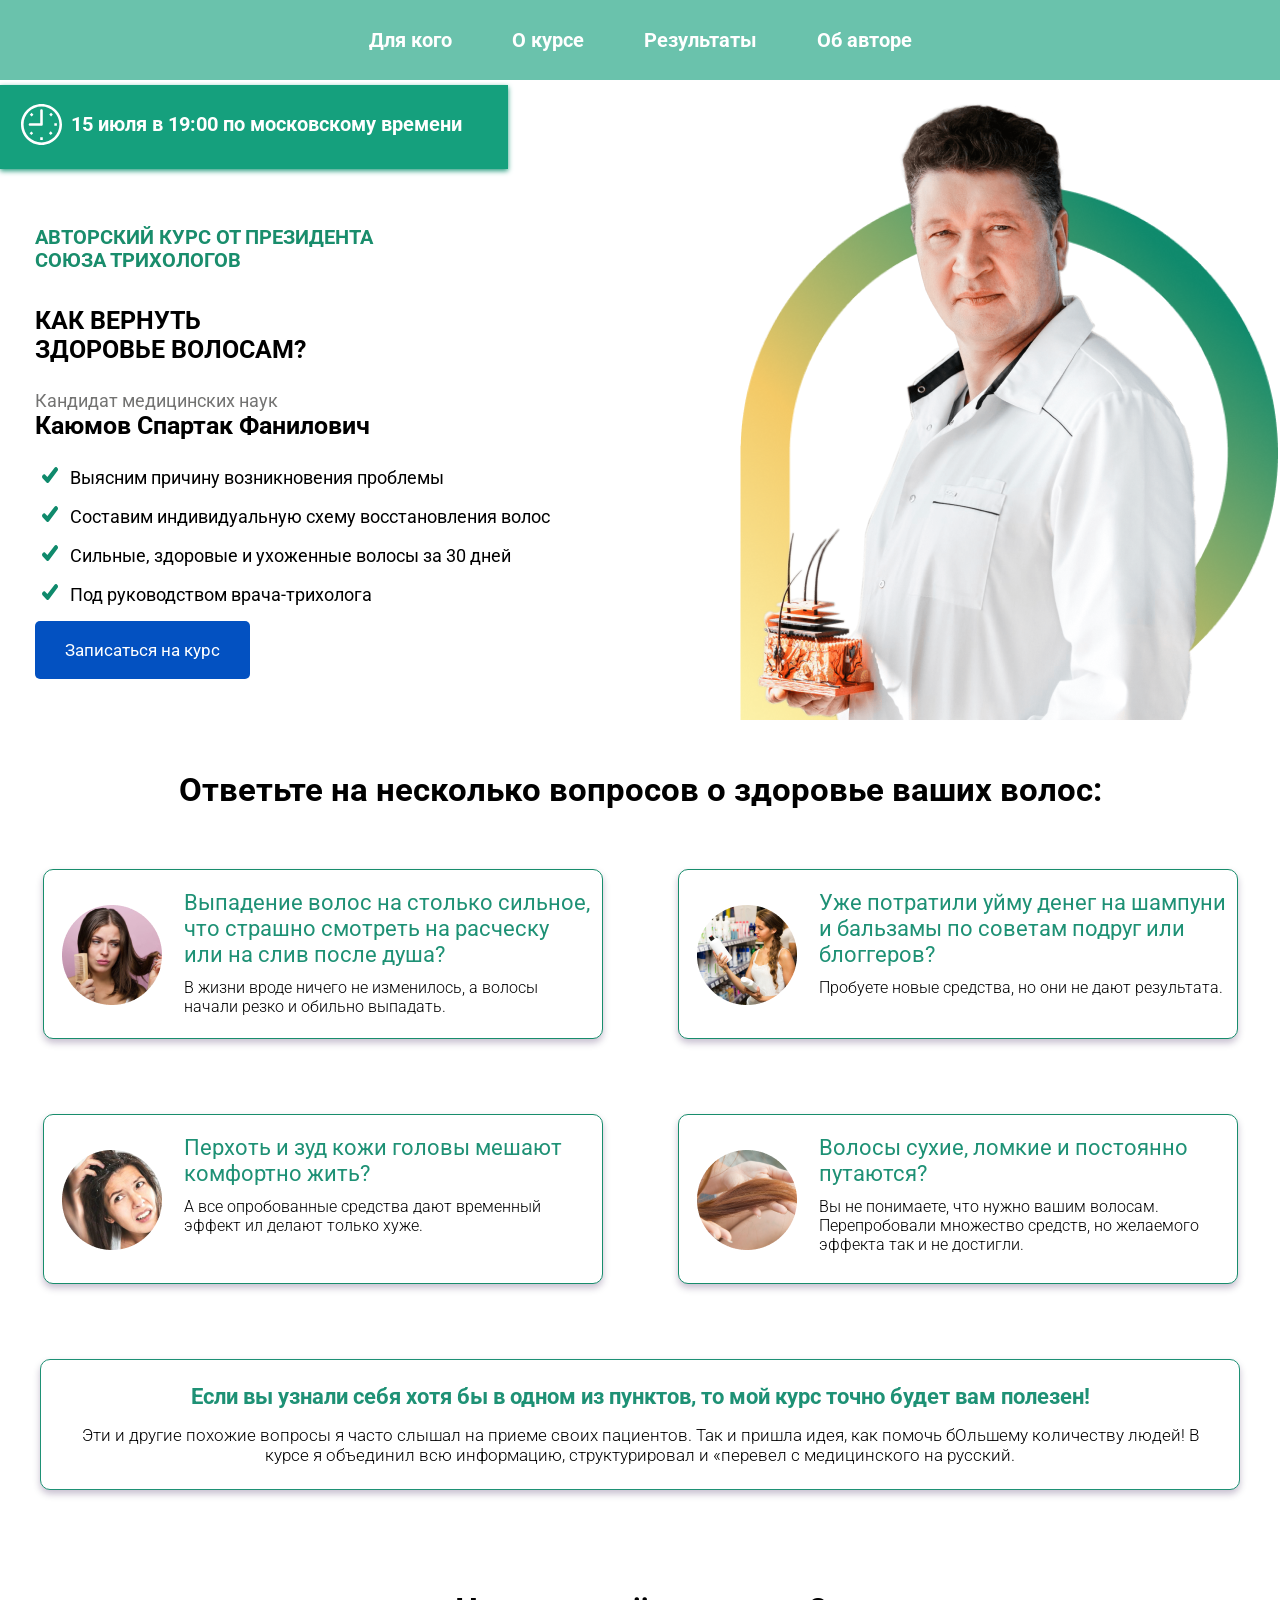
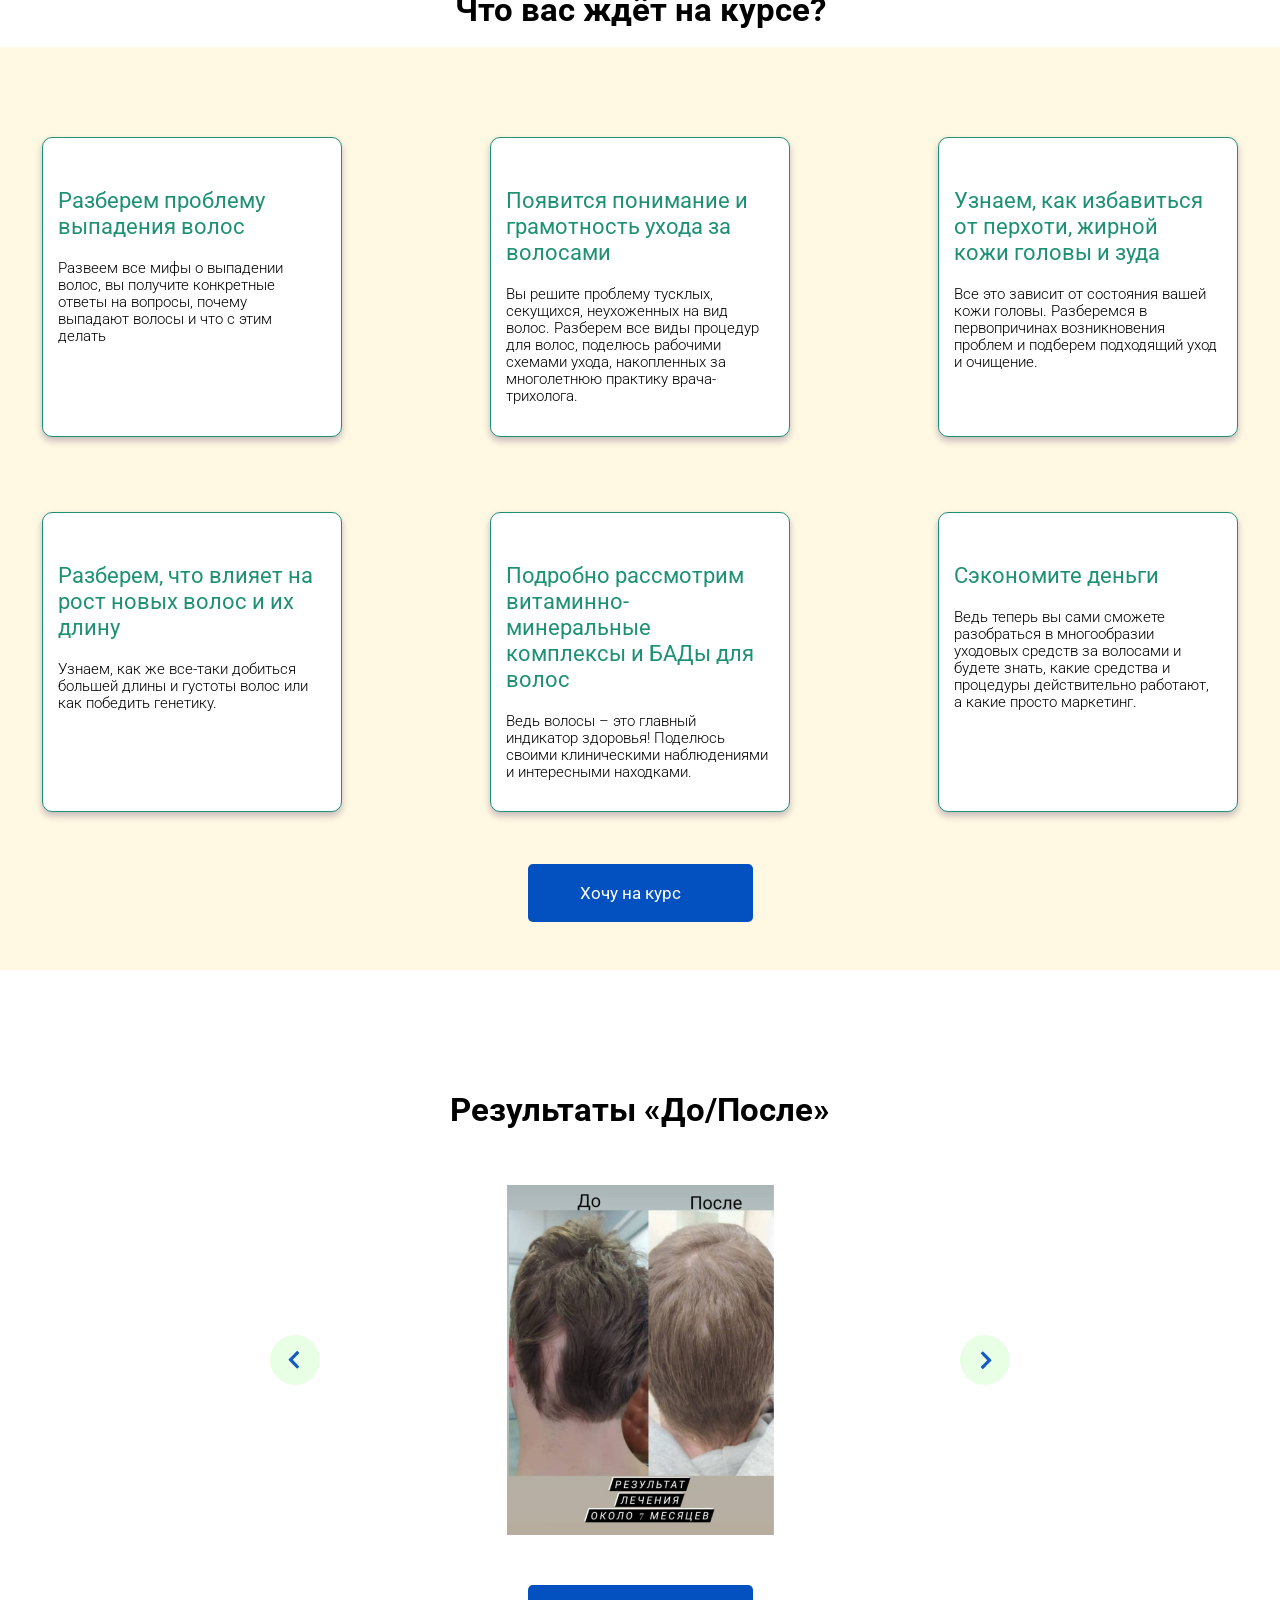
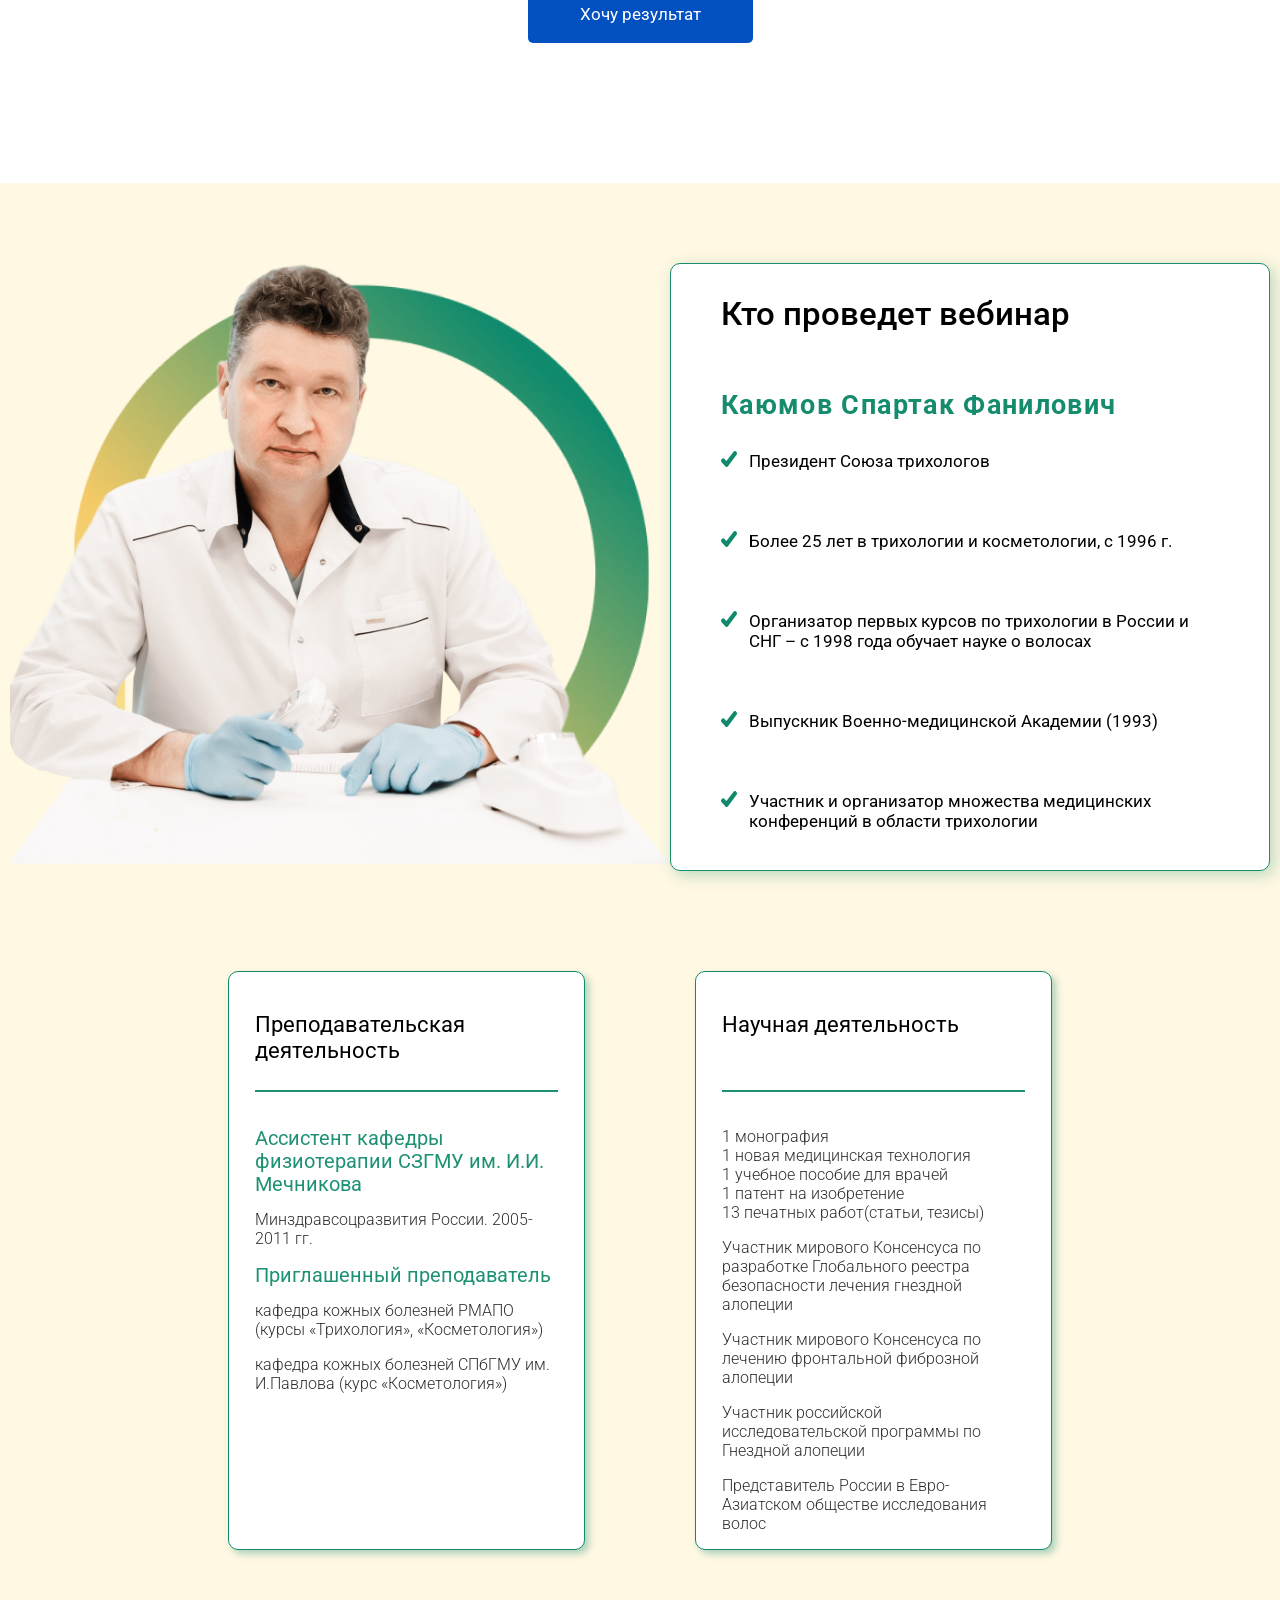
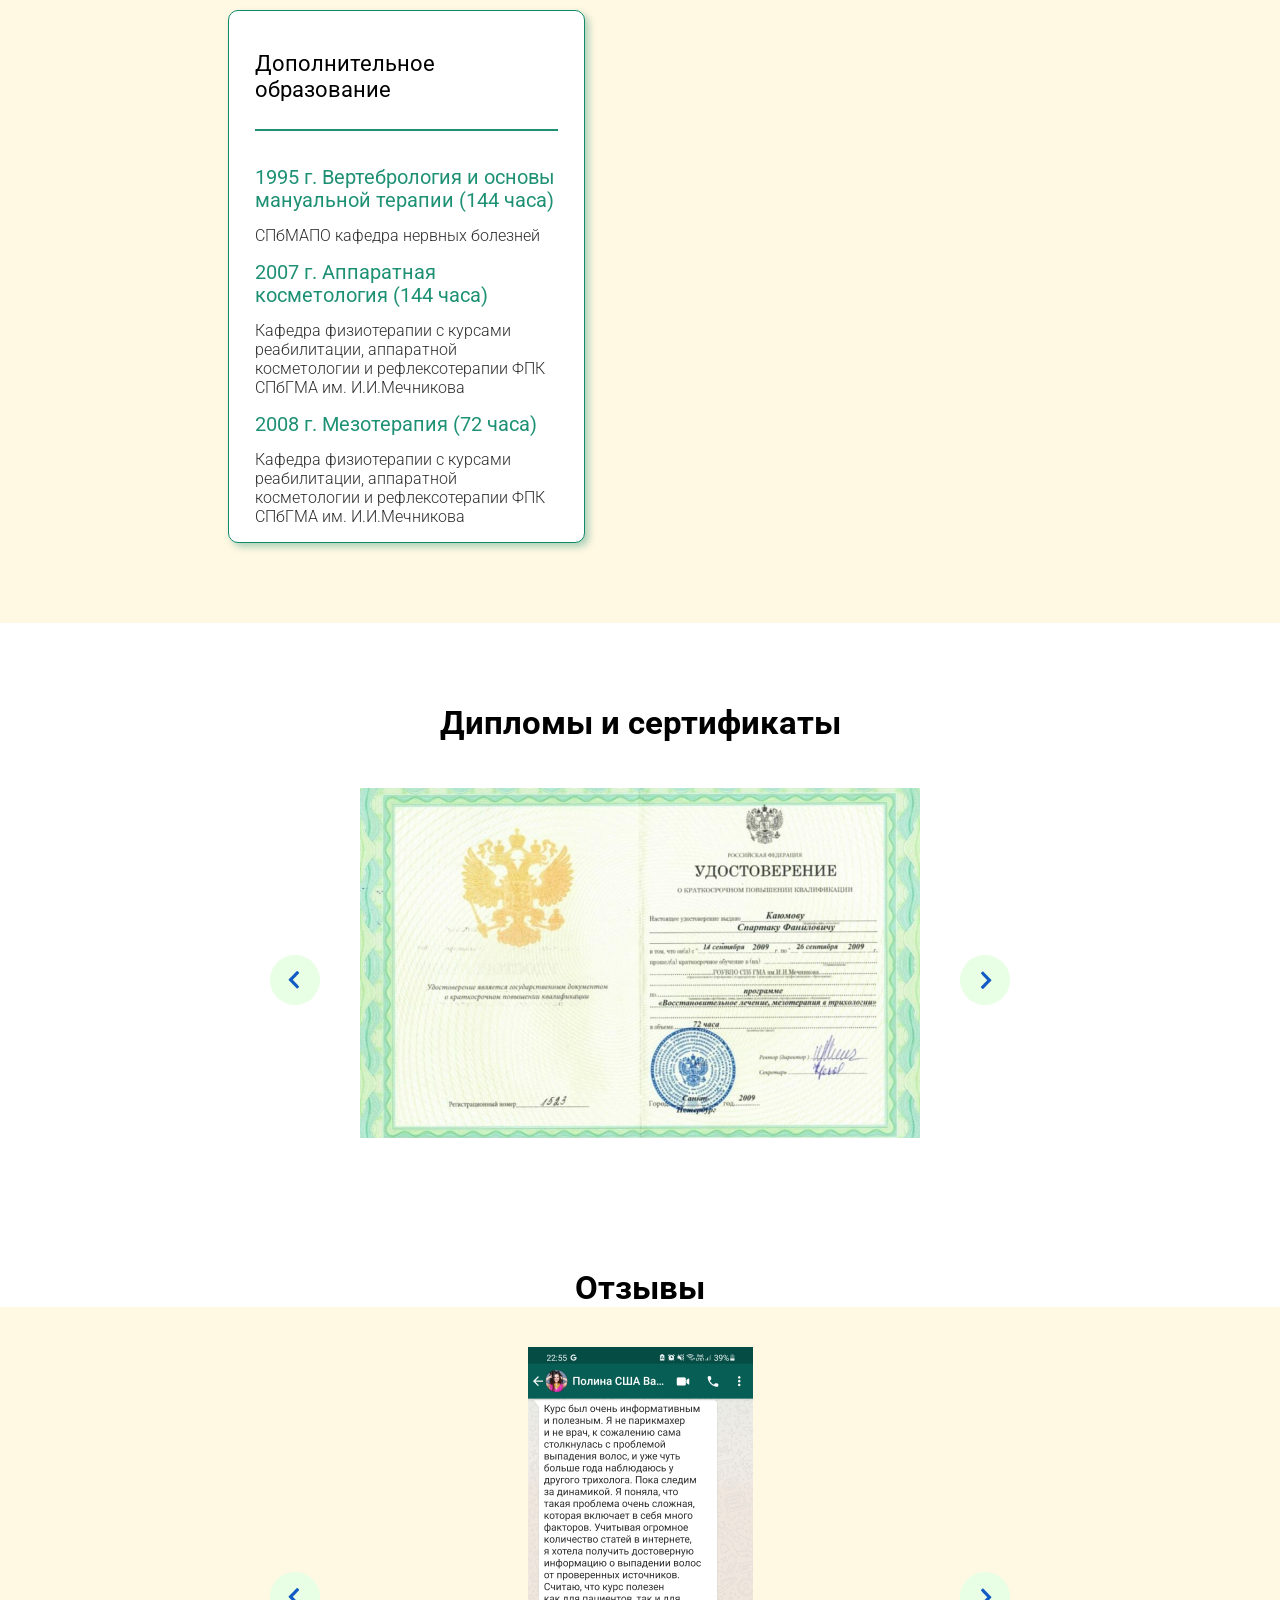
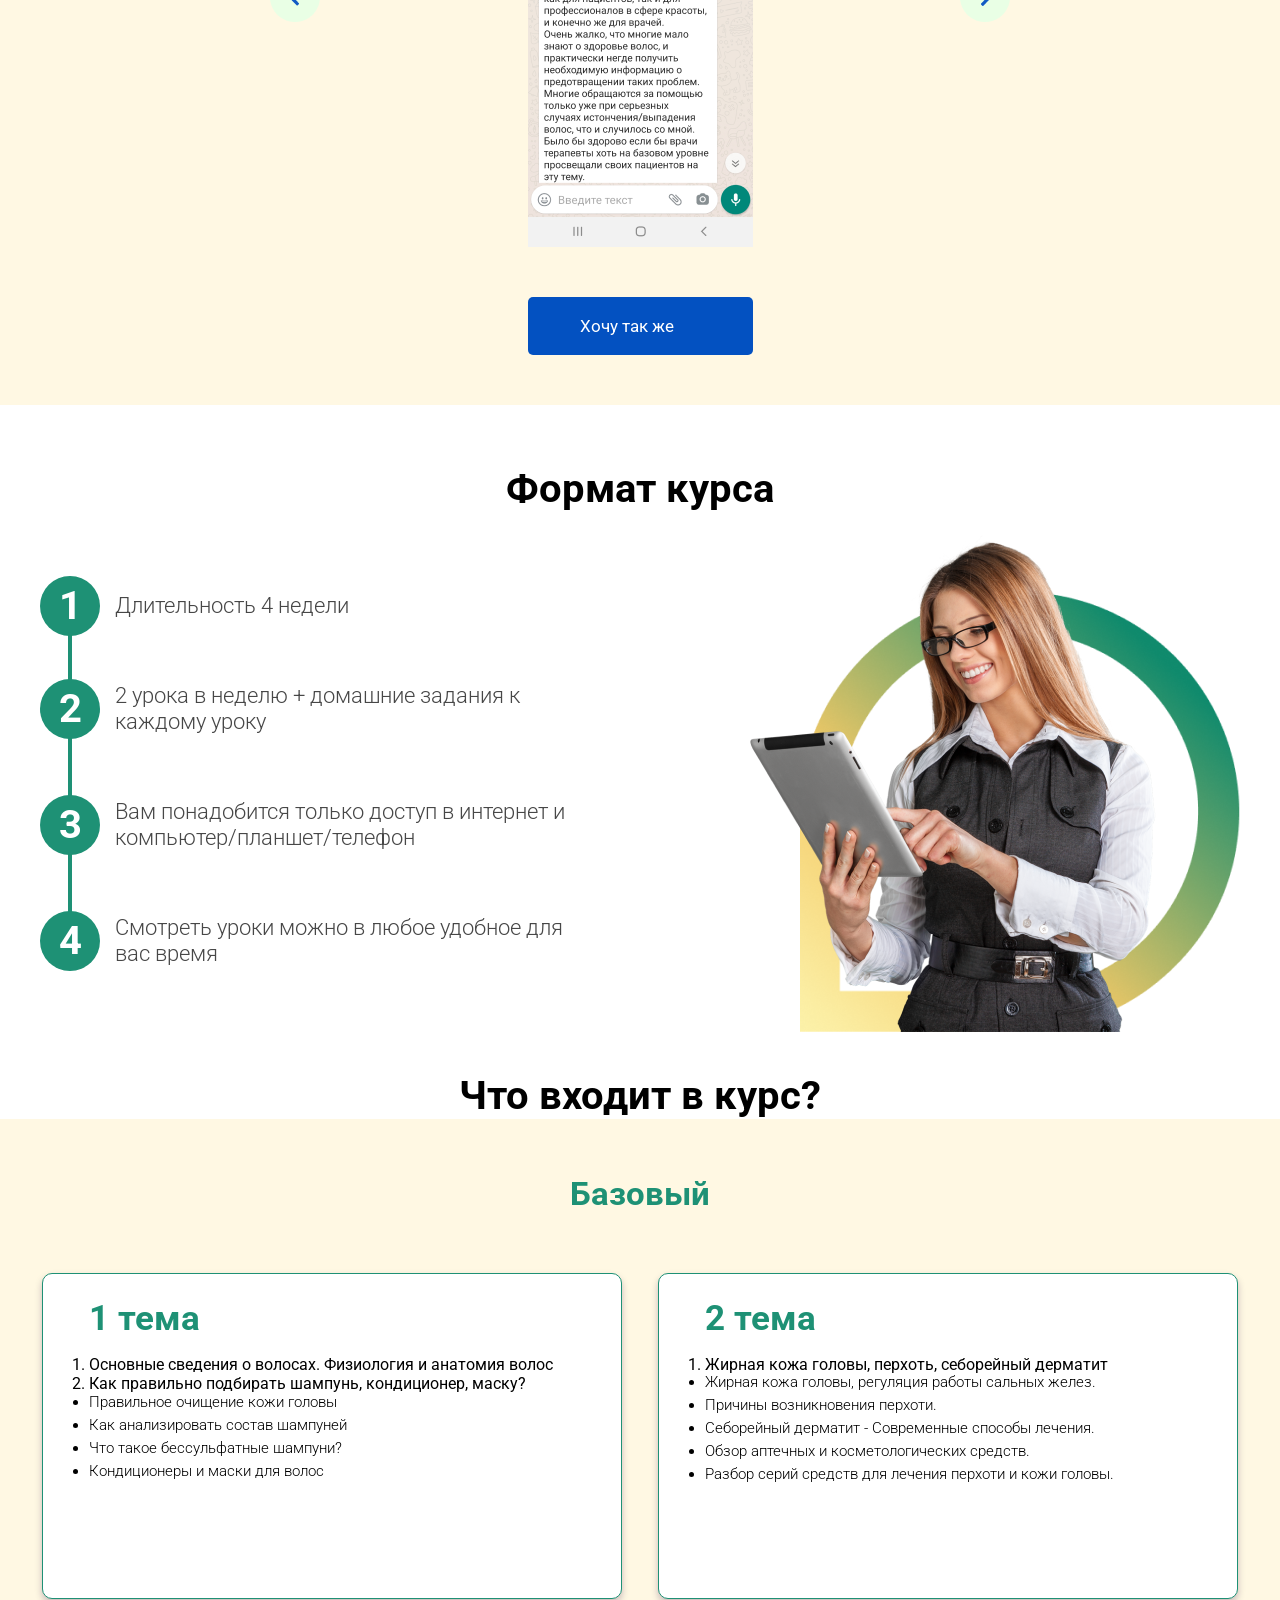
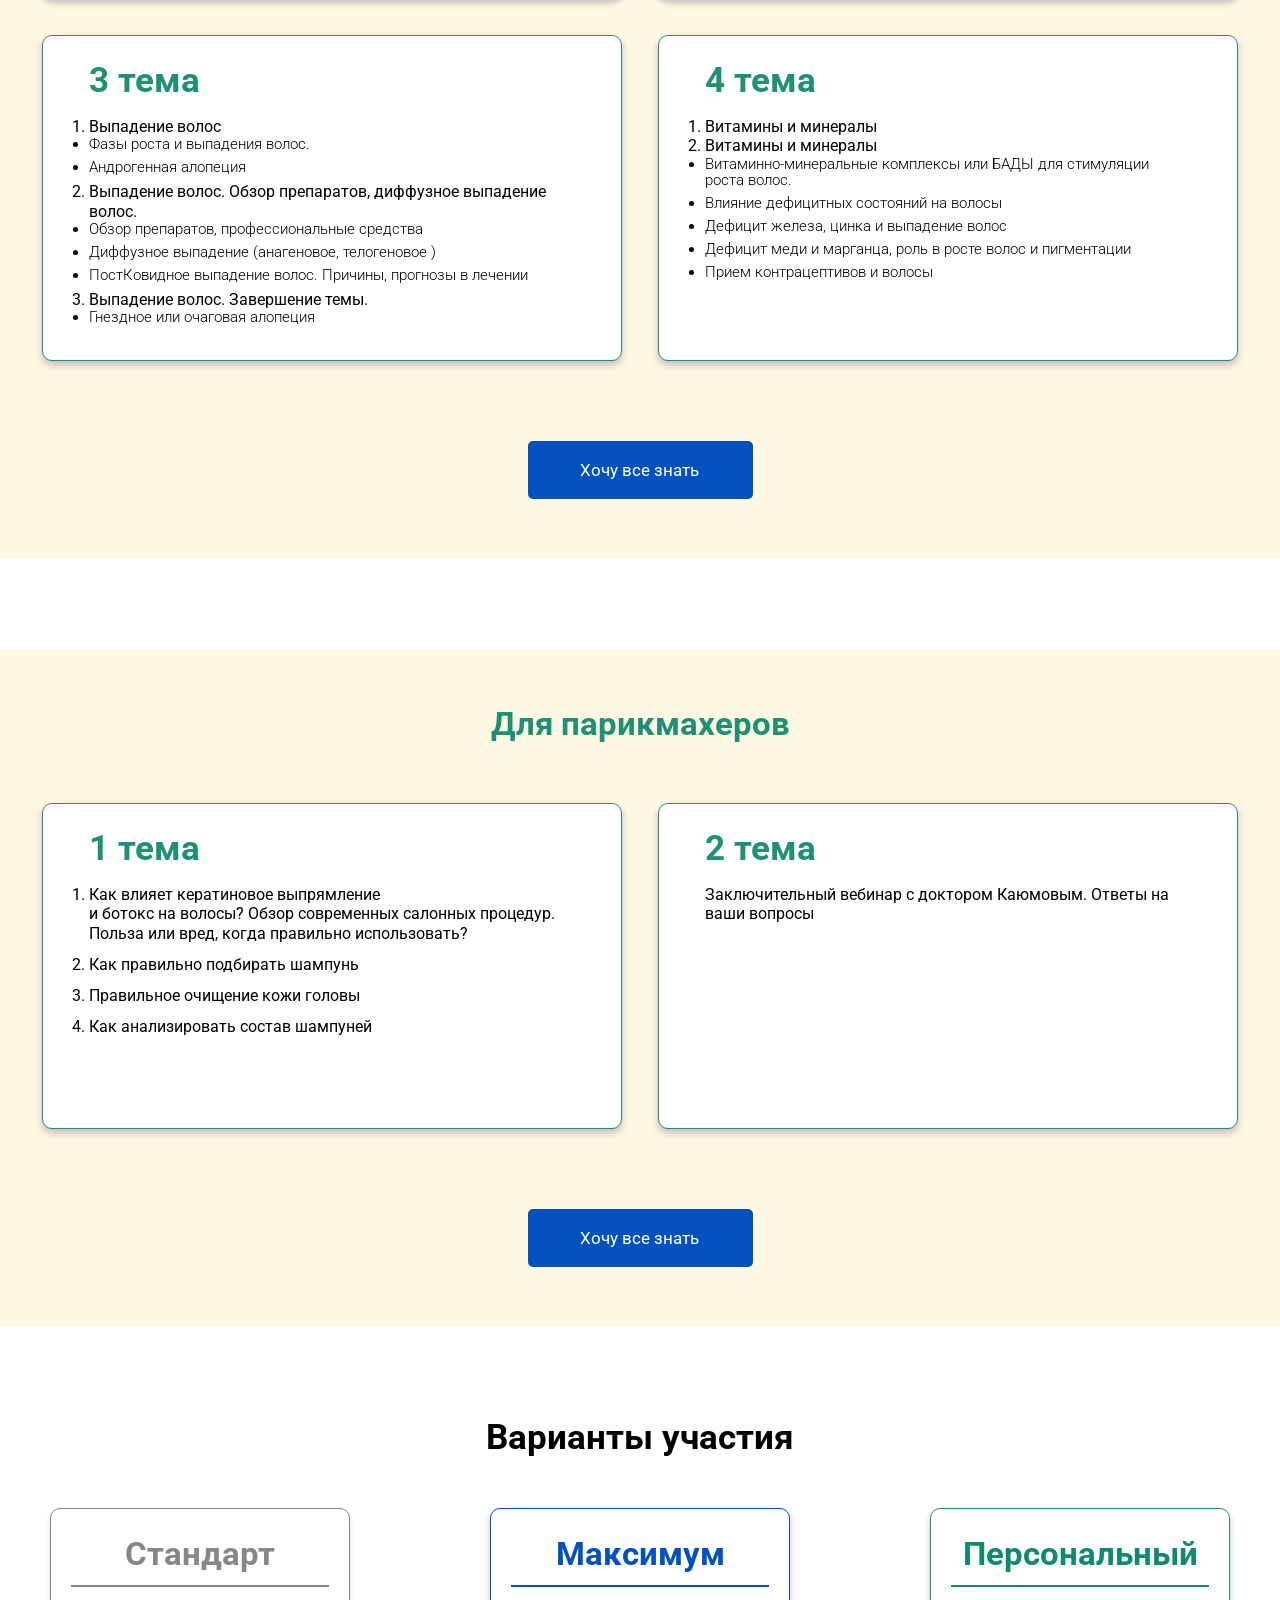
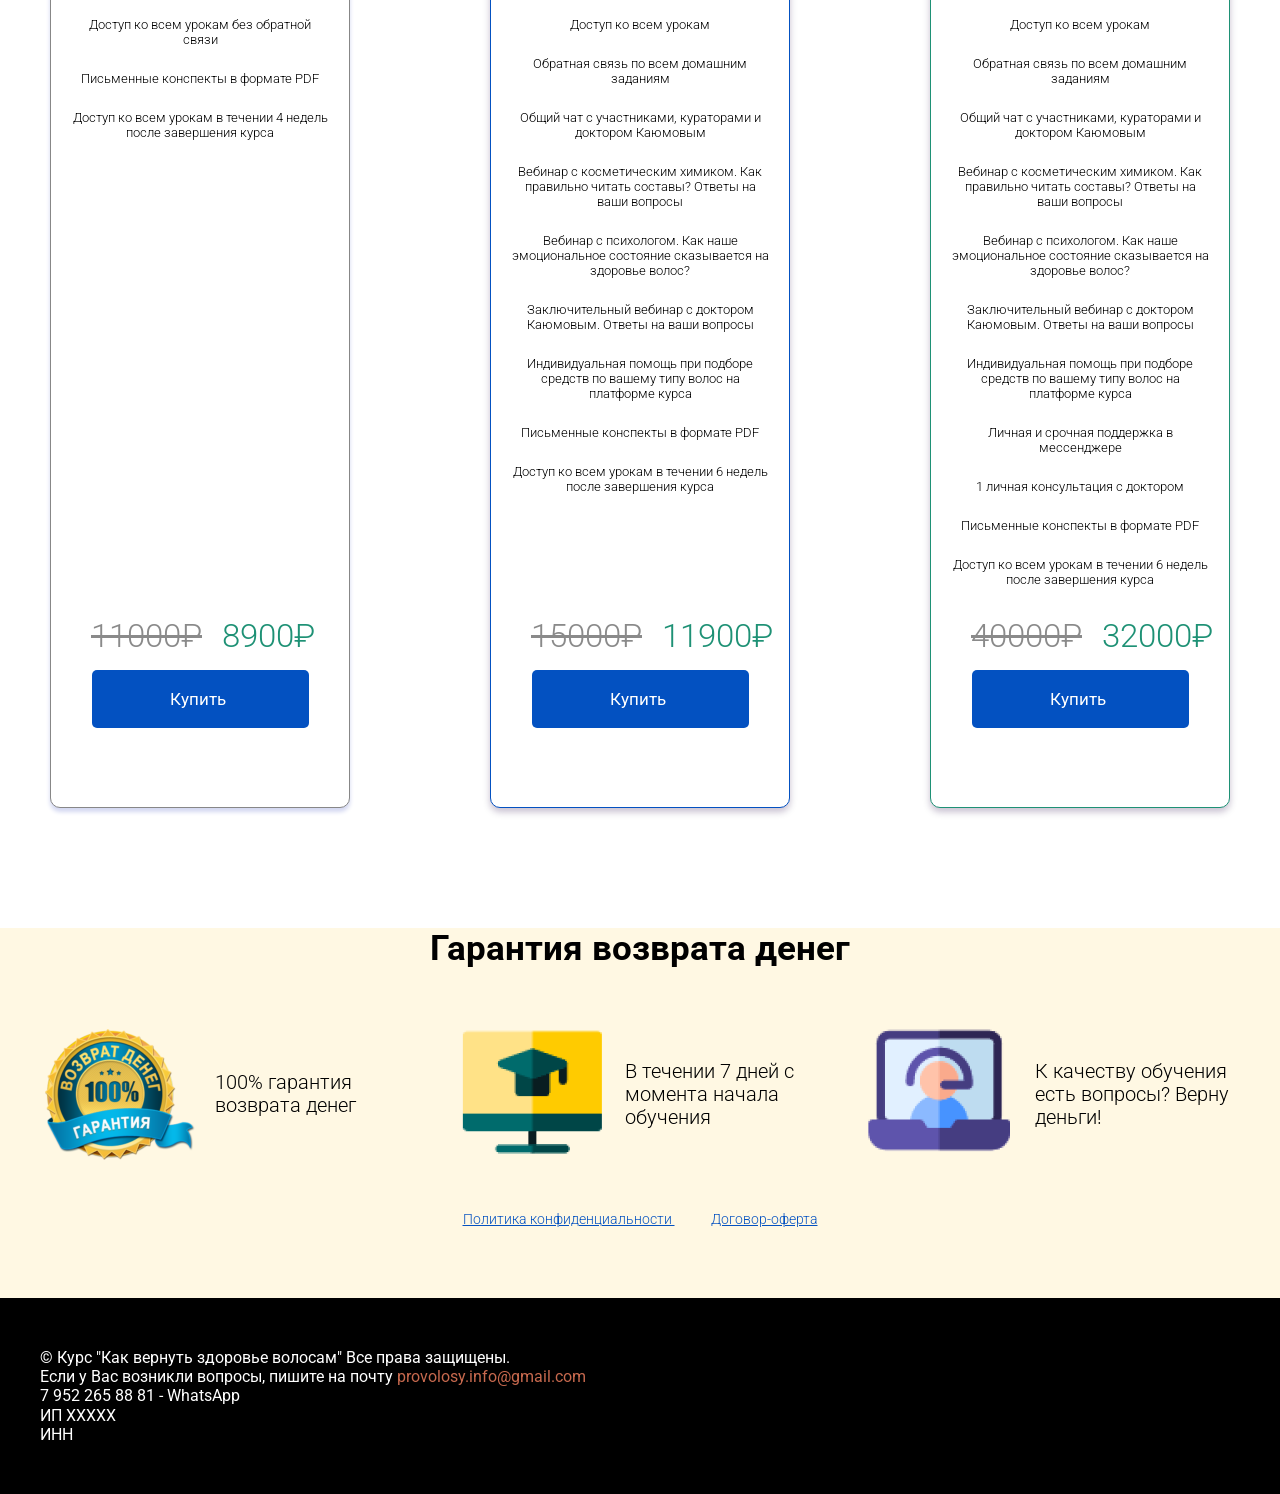
<file: index.html>
<!DOCTYPE html>
<html lang="en">

<head>
  <meta charset="UTF-8">
  <meta http-equiv="X-UA-Compatible" content="IE=edge">
  <meta name="viewport" content="width=device-width, initial-scale=1.0">
  <title>Webinar-A</title>
  <link rel="shortcut icon" type="image/x-icon" href="images/favicon.ico">
  <link rel="preconnect" href="https://fonts.googleapis.com">
  <link rel="preconnect" href="https://fonts.gstatic.com" crossorigin>
  <link href="https://fonts.googleapis.com/css2?family=Roboto:wght@300;400;700&display=swap" rel="stylesheet">
  <link rel="stylesheet" href="css/slick.css">
  <link rel="stylesheet" href="css/magnific-popup.css">
  <link rel="stylesheet" href="css/style.css">
</head>

<body>
<nav class="navbar">
  <div class="container">
    <div class="navbar__wrap">
      <div class="hamb">
        <div class="hamb__field" id="hamb">
          <span class="bar"></span>
          <span class="bar"></span>
          <span class="bar"></span>
        </div>
      </div>
      <ul class="menu" id="menu">
        <li><a href="#programm">Для кого</a></li>
        <li><a href="#kurs">О курсе</a></li>
        <li><a href="#result">Результаты</a></li>
        <li><a href="#who">Об авторе</a></li>
      </ul>
    </div>
  </div>
</nav>
    <div class="popup" id="popup"></div>
       
      <p class="header__start">
        15 июля в 19:00 по московскому времени
      </p>
        <div class="header__btn">
          <a href="#nav_2" class="icon__menu">
            <span></span>
          </a>
        </div>
      <div class="header__box">
        <div class="header__info">
          <p class="header__author">
            АВТОРСКИЙ КУРС
            ОТ ПРЕЗИДЕНТА СОЮЗА ТРИХОЛОГОВ
          </p>

          <h1 class="header__title">
            КАК ВЕРНУТЬ
            ЗДОРОВЬЕ ВОЛОСАМ?
          </h1>

          <p class="header__candidate">
            Кандидат медицинских наук
            <span>Каюмов Спартак Фанилович</span>
          </p>

          <ul class="header__items">
            <li class="header__item">
              Выясним причину возникновения проблемы
            </li>
            <li class="header__item">
              Составим индивидуальную схему восстановления волос
            </li>
            <li class="header__item">
              Сильные, здоровые и ухоженные волосы за 30 дней
            </li>
            <li class="header__item">
              Под руководством врача-трихолога
            </li>
          </ul>

          <a href="#option" class="header__button">
            Записаться на курс
          </a>
        </div>

        <div class="header__images">
          <img src="images/header-img.png" alt="">
        </div>
      </div>
  <div class="main">
    <section class="question">
      <div class="container">
        <h2 class="question__title">
          Ответьте на несколько вопросов о здоровье ваших волос:
        </h2>

        <div class="question__cards">
          <div class="question__card question__card-1">
            <h3 class="question__card-title">
              Выпадение волос на столько сильное,
              что страшно смотреть на расческу или
              на слив после душа?
            </h3>
            <p class="question__text">
              В жизни вроде ничего не изменилось, а волосы
              начали резко и обильно выпадать.
            </p>
          </div>

          <div class="question__card question__card-2">
            <h3 class="question__card-title">
              Уже потратили уйму денег на
              шампуни и бальзамы по советам
              подруг или блоггеров?
            </h3>
            <p class="question__text">
              Пробуете новые средства, но они не дают
              результата.
            </p>
          </div>

          <div class="question__card question__card-3">
            <h3 class="question__card-title">
              Перхоть и зуд кожи головы мешают
              комфортно жить?
            </h3>
            <p class="question__text">
              А все опробованные средства дают временный
              эффект ил делают только хуже.
            </p>
          </div>

          <div class="question__card question__card-4">
            <h3 class="question__card-title">
              Волосы сухие, ломкие и постоянно
              путаются?
            </h3>
            <p class="question__text">
              Вы не понимаете, что нужно вашим волосам.
              Перепробовали множество средств, но
              желаемого эффекта так и не достигли.
            </p>
          </div>
        </div>

        <div class="question__card-bottom">
          <h2 class="question__card-bottom--title">
            Если вы узнали себя хотя бы в одном из пунктов, то мой курс точно будет вам полезен!
          </h2>
          <p class="question__card-bottom--text">
            Эти и другие похожие вопросы я часто слышал на приеме своих пациентов. Так и пришла идея, как помочь
            бОльшему количеству
            людей! В курсе я
            объединил всю информацию, структурировал и «перевел с медицинского на русский.
          </p>
        </div>
      </div>
    </section>

    <section id="kurs" class="expectation">
      <h2 class="expectation__title">
        Что вас ждёт на курсе?
      </h2>

      <div class="expectation__box">
        <div class="container">
          <div class="expectation__cards">
            <div class="expectation__card">
              <h3 class="expectation__card-title">
                Разберем проблему
                выпадения волос
              </h3>
              <p class="expectation__text">
                Развеем все мифы о выпадении волос, вы
                получите конкретные ответы на вопросы,
                почему выпадают волосы и что с этим
                делать
              </p>
            </div>

            <div class="expectation__card">
              <h3 class="expectation__card-title">
                Появится понимание и
                грамотность ухода за
                волосами
              </h3>
              <p class="expectation__text">
                Вы решите проблему тусклых, секущихся,
                неухоженных на вид волос. Разберем все
                виды процедур для волос, поделюсь
                рабочими схемами ухода, накопленных за
                многолетнюю практику врача-трихолога.
              </p>
            </div>

            <div class="expectation__card">
              <h3 class="expectation__card-title">
                Узнаем, как избавиться от
                перхоти, жирной кожи
                головы и зуда
              </h3>
              <p class="expectation__text">
                Все это зависит от состояния вашей кожи
                головы. Разберемся в первопричинах
                возникновения проблем и подберем
                подходящий уход и очищение.
              </p>
            </div>

            <div class="expectation__card">
              <h3 class="expectation__card-title">
                Разберем, что влияет на
                рост новых волос и
                их длину
              </h3>
              <p class="expectation__text">
                Узнаем, как же все-таки добиться большей
                длины и густоты волос или как победить
                генетику.
              </p>
            </div>

            <div class="expectation__card">
              <h3 class="expectation__card-title">
                Подробно рассмотрим
                витаминно-минеральные
                комплексы и БАДы для
                волос
              </h3>
              <p class="expectation__text">
                Ведь волосы – это главный индикатор
                здоровья! Поделюсь своими клиническими
                наблюдениями и интересными находками.
              </p>
            </div>

            <div class="expectation__card">
              <h3 class="expectation__card-title">
                Сэкономите деньги
              </h3>
              <p class="expectation__text">
                Ведь теперь вы сами сможете разобраться в
                многообразии уходовых средств за
                волосами и будете знать, какие средства и
                процедуры действительно работают, а какие
                просто маркетинг.
              </p>
            </div>
          </div>

          <a href="#option" class="expectation__button button">
            Хочу на курс
          </a>
        </div>
      </div>
    </section>

    <section id="result" class="result">
      <div class="container">
        <h2 id="result__title" class="result__title">
          Результаты «До/После»
        </h2>

        <div class="result__slider-box">
          <div class="result__slider">
            <div class="result__slider-images">
              <img src="images/result-img-1.png" alt="">
            </div>

            <div class="result__slider-images">
              <img src="images/result-img-2.png" alt="">
            </div>

            <div class="result__slider-images">
              <img src="images/result-img-3.png" alt="">
            </div>
                <div class="result__slider-images">
                  <img src="images/result-img-4.png" alt="">
                </div>
          </div>
        </div>

        <a href="#option" class="result__button button">
          Хочу результат
        </a>
      </div>
    </section>

    <section id="who" class="who">
      <div class="who__box">
        <div class="who__images">
          <img src="images/who-img.png" alt="">
        </div>

        <div class="who__info">
          <h2 class="who__title">
            Кто проведет вебинар
          </h2>

          <p class="who__text">
            Каюмов Спартак Фанилович
          </p>

          <ul class="who__items">
            <li class="who__item">
              Президент Союза трихологов
            </li>
            <li class="who__item">
              Более 25 лет в трихологии и косметологии, с 1996 г.
            </li>
            <li class="who__item">
              Организатор первых курсов по трихологии в России и СНГ
              – с 1998 года обучает науке о волосах
            </li>
            <li class="who__item">
              Выпускник Военно-медицинской Академии (1993)
            </li>
            <li class="who__item">
              Участник и организатор множества медицинских
              конференций в области трихологии
            </li>
          </ul>
        </div>
      </div>

      <div class="who__cards">
        <div class="who__card">
          <h3 class="who__card-title">
            Преподавательская
            деятельность
          </h3>
          <hr class="who__card-line">
          <h3 class="who__card-title--green">
            Ассистент кафедры
            физиотерапии СЗГМУ им. И.И.
            Мечникова
          </h3>
          <p class="who__card-text">
            Минздравсоцразвития России. 2005-
            2011 гг.
          </p>

          <h3 class="who__card-title--green">
            Приглашенный преподаватель
          </h3>
          <p class="who__card-text">
            кафедра кожных болезней РМАПО (курсы
            «Трихология», «Косметология»)
          </p>
          <p class="who__card-text">
            кафедра кожных болезней СПбГМУ им.
            И.Павлова (курс «Косметология»)
          </p>
        </div>

        <div class="who__card">
          <h3 class="who__card-title">
            Научная деятельность
          </h3>
          <hr class="who__card-line">
          <p class="who__card-text">
            1 монография <br>
            1 новая медицинская технология <br>
            1 учебное пособие для врачей <br>
            1 патент на изобретение <br>
            13 печатных работ(статьи, тезисы)

          </p>
          <p class="who__card-text">
            Участник мирового Консенсуса по
            разработке Глобального реестра
            безопасности лечения гнездной алопеции
          </p>
          <p class="who__card-text">
            Участник мирового Консенсуса по лечению
            фронтальной фиброзной алопеции
          </p>
          <p class="who__card-text">
            Участник российской исследовательской
            программы по Гнездной алопеции
          </p>
          <p class="who__card-text">
            Представитель России в Евро-Азиатском
            обществе исследования волос
          </p>
        </div>

        <div class="who__card">
          <h3 class="who__card-title">
            Дополнительное образование
          </h3>
          <hr class="who__card-line">
          <h3 class="who__card-title--green">
            1995 г. Вертебрология и основы
            мануальной терапии (144 часа)
          </h3>
          <p class="who__card-text">
            СПбМАПО кафедра нервных болезней
          </p>

          <h3 class="who__card-title--green">
            2007 г. Аппаратная
            косметология (144 часа)
          </h3>
          <p class="who__card-text">
            Кафедра физиотерапии с курсами
            реабилитации, аппаратной косметологии и
            рефлексотерапии ФПК СПбГМА им.
            И.И.Мечникова
          </p>

          <h3 class="who__card-title--green">
            2008 г. Мезотерапия (72 часа)
          </h3>
          <p class="who__card-text">
            Кафедра физиотерапии с курсами
            реабилитации, аппаратной косметологии и
            рефлексотерапии ФПК СПбГМА им.
            И.И.Мечникова
          </p>
        </div>
      </div>
    </section>

    <section class="diploma">
      <div class="container">
        <h2 class="diploma__title">
          Дипломы и сертификаты
        </h2>

        <div class="diploma__slider-box">
          <div class="diploma__slider">
            <div class="diploma__slider-images">
              <img src="images/diploma-img-1.png" alt="">
            </div>

            <div class="diploma__slider-images">
              <img src="images/diploma-img-2.png" alt="">
            </div>

            <div class="diploma__slider-images">
              <img src="images/diploma-img-3.png" alt="">
            </div>

            <div class="diploma__slider-images">
              <img src="images/diploma-img-4.png" alt="">
            </div>

            <div class="diploma__slider-images">
              <img src="images/diploma-img-5.png" alt="">
            </div>

            <div class="diploma__slider-images">
              <img src="images/diploma-img-6.png" alt="">
            </div>

            <div class="diploma__slider-images">
              <img src="images/diploma-img-8.png" alt="">
            </div>

            <div class="diploma__slider-images">
              <img src="images/diploma-img-9.png" alt="">
            </div>

            <div class="diploma__slider-images">
              <img src="images/diploma-img-10.png" alt="">
            </div>

            <div class="diploma__slider-images">
              <img src="images/diploma-img-11.png" alt="">
            </div>

            <div class="diploma__slider-images">
              <img src="images/diploma-img-12.png" alt="">
            </div>

            <div class="diploma__slider-images">
              <img src="images/diploma-img-13.png" alt="">
            </div>

            <div class="diploma__slider-images">
              <img src="images/diploma-img-14.png" alt="">
            </div>

            <div class="diploma__slider-images">
              <img src="images/diploma-img-15.png" alt="">
            </div>
          </div>
        </div>
      </div>
    </section>

    <section class="reviews">
      <h2 class="reviews__title">
        Отзывы
      </h2>

      <div class="reviews__slider-box">
        <div class="container">
          <div class="reviews__slider">

            <div class="reviews__slider-images">
              <img src="images/reviews-img-1.png" alt="">
            </div>

            <div class="reviews__slider-images">
              <img src="images/reviews-img-2.png" alt="">
            </div>
            
            <div class="reviews__slider-images">
              <img src="images/reviews-img-4.png" alt="">
            </div>

            <div class="reviews__slider-images">
              <img src="images/reviews-img-5.png" alt="">
            </div>

            <div class="reviews__slider-images">
              <img src="images/reviews-img-6.png" alt="">
            </div>

            <div class="reviews__slider-images">
              <img src="images/reviews-img-7.png" alt="">
            </div>

            <div class="reviews__slider-images">
              <img src="images/reviews-img-8.png" alt="">
            </div>

            <div class="reviews__slider-images">
              <img src="images/reviews-img-9.png" alt="">
            </div>

            <div class="reviews__slider-images">
              <img src="images/reviews-img-10.png" alt="">
            </div>
          </div>
          <a href="#option" class="reviews__button button">
            Хочу так же
          </a>
        </div>
      </div>
    </section>

    <section class="format">
      <div class="container">
        <h2 class="format__title">Формат курса</h2>

        <div class="format__box">
          <ul class="format__items">
            <li class="format__item">
              <span>1</span>
              Длительность 4 недели
            </li>

            <li class="format__item">
              <span>2</span>
              2 урока в неделю + домашние задания к
              каждому уроку
            </li>

            <li class="format__item">
              <span>3</span>
              Вам понадобится только доступ в интернет и
              компьютер/планшет/телефон
            </li>

            <li class="format__item">
              <span>4</span>
              Смотреть уроки можно в любое удобное для
              вас время
            </li>
          </ul>

          <div class="format__images">
            <img src="images/format-img.png" alt="">
          </div>
        </div>
      </div>
    </section>

    <section id="programm" class="included">
      <h2 class="included__title">
        Что входит в курс?
      </h2>

      <div class="included__box">
        <div class="container">
          <h3 class="included__box-title">Базовый</h3>
          <div class="included__cards">
            <div class="included__card">
              <h3 class="included__card-title">1 тема</h3>

              <ul class="included__items">
                <ol class="included__titles">
                    <li class="included__title-1">
                        Основные сведения о волосах. Физиология и анатомия волос
                    </li>
                    <li class="included__title-1">
                      Как правильно подбирать шампунь, кондиционер, маску?
                    </li>
                </ol>
                <li class="included__item">
                  Правильное очищение кожи головы
                </li>
                <li class="included__item">
                  Как анализировать состав шампуней
                </li>
                <li class="included__item">
                  Что такое бессульфатные шампуни?
                </li>
                <li class="included__item">
                  Кондиционеры и маски для волос
                </li>
              </ul>
            </div>

            <div class="included__card">
              <h3 class="included__card-title">2 тема</h3>

              <ul class="included__items">
                <ol>
                <li class="#">
                  Жирная кожа головы, перхоть, себорейный дерматит
                </li>
                </ol>
                <li class="included__item">
                  Жирная кожа головы, регуляция работы сальных желез.
                </li>
                <li class="included__item">
                  Причины возникновения перхоти.
                </li>
                <li class="included__item">
                  Себорейный дерматит - Современные способы лечения.
                </li>
                <li class="included__item">
                Обзор аптечных и косметологических средств.
                </li>
                <li class="included__item">
                Разбор серий средств для лечения перхоти и кожи головы.
                </li>
              </ul>
            </div>

            <div class="included__card">
              <h3 class="included__card-title">3 тема</h3>
              <ol>
                <li> Выпадение волос</li>
              </ol>

              <ul class="included__items">
                <li class="included__item">
                  Фазы роста и выпадения волос.
                </li>
                <li class="included__item">
                  Андрогенная алопеция
                </li>
                <ol>
                  <li value="2"> Выпадение волос. Обзор препаратов, диффузное выпадение волос.</li>
                </ol>
                <li class="included__item">
                  Обзор препаратов, профессиональные средства
                </li>
                <li class="included__item">
                  Диффузное выпадение (анагеновое, телогеновое )
                </li>
                <li class="included__item">
                  ПостКовидное выпадение волос. Причины, прогнозы в лечении
                </li>
                <ol>
                  <li value="3">Выпадение волос. Завершение темы.</li>
                </ol>
                 <li class="included__item"> 
                  Гнездное или очаговая алопеция
                </li> 
              </ul>
            </div>

            <div class="included__card">
              <h3 class="included__card-title">4 тема</h3>

              <ul class="included__items">
                <ol>
                  <li>Витамины и минералы</li>
                  <li>Витамины и минералы</li>
                </ol>
                <li class="included__item">
                  Витаминно-минеральные комплексы или БАДЫ для стимуляции
                  роста волос.
                </li>
                <li class="included__item">
                  Влияние дефицитных состояний на волосы
                </li>
                <li class="included__item">
                  Дефицит железа, цинка и выпадение волос
                </li>
                <li class="included__item">
                  Дефицит меди и марганца, роль в росте волос и пигментации
                </li>
                <li class="included__item">
                  Прием контрацептивов и волосы
                </li>

              </ul>
            </div>
          </div>

          <a href="#option" class="included__button button">
            Хочу все знать
          </a>
        </div>
      </div>
    </section>

    <section class="hairdresser">

      <div class="hairdresser__box">
        <div class="container">
          <h3 class="hairdresser__box-title">
            Для парикмахеров
          </h3>
          <div class="hairdresser__cards">
            <div class="hairdresser__card">
              <h3 class="hairdresser__card-title">1 тема</h3>

              <ul class="hairdresser__items">
                <ol>
                <li class="hairdresser__item-1">
                  Как влияет кератиновое выпрямление <br> и ботокс на волосы? Обзор современных салонных процедур. Польза или вред, когда
                  правильно использовать?
                </li>
                <li class="hairdresser__item-1">
                  Как правильно подбирать шампунь
                </li>
                <li class="hairdresser__item-1">
                  Правильное очищение кожи головы
                </li>
                <li class="hairdresser__item-1">
                  Как анализировать состав шампуней
                </li>
                </ol>
               
              </ul>
            </div>

            <div class="hairdresser__card">
              <h3 class="hairdresser__card-title">2 тема</h3>

              <ul class="hairdresser__items">
                <li class="hairdresser__item-1">
                  Заключительный вебинар с доктором Каюмовым. Ответы на ваши вопросы
                </li>
              </ul>
            </div>
              </ul>
            </div>
          </div>

          <a href="#option" class="hairdresser__button button">
            Хочу все знать
          </a>
        </div>
      </div>
    </section>

    <section id="option" class="option">
      <div class="container">
        <h2 class="option__title">Варианты участия</h2>

        <div class="option__cards">
          <div class="option__card card__grey">
            <h3 class="option__card-title title__grey">Стандарт</h3>
            <hr class="option__card-line line__grey">

            <ul class="option__items">
              <li class="option__item">
                Доступ ко всем урокам
                без обратной связи
              </li>
              <li class="option__item">
                Письменные конспекты в формате PDF
              </li>
              <li class="option__item">
                Доступ ко всем урокам в течении 4 недель
                после завершения курса
              </li>
            </ul>
            <div class="card__text-items">
                    <p class="card__text_1">11000₽</p>
                    <p class="card__text_2">8900₽</p>
            </div>
            
            <a href="https://auth.robokassa.ru/Merchant/Index.aspx?MerchantLogin=ProVolosy&InvId=0&Culture=ru&Encoding=utf-8&OutSum=8900&SignatureValue=08684548dca36b32daa6b5505e03454d" class="option__button-1" >
              Купить
            </a>
          </div>

          <div class="option__card card__blue">
            <h3 class="option__card-title title__blue">Максимум</h3>
            <hr class="option__card-line line__blue">

            <ul class="option__items">
              <li class="option__item">
                Доступ ко всем урокам
              </li>
              <li class="option__item">
                Обратная связь по всем домашним
                заданиям
              </li>
              <li class="option__item">
                Общий чат с участниками, кураторами и
                доктором Каюмовым
              </li>
              <li class="option__item">
                Вебинар с косметическим химиком. Как
                правильно читать составы? Ответы на ваши
                вопросы
              </li>
              <li class="option__item">
                Вебинар с психологом. Как наше
                эмоциональное состояние сказывается на
                здоровье волос?
              </li>
              <li class="option__item">
                Заключительный вебинар с доктором
                Каюмовым. Ответы на ваши вопросы
              </li>
              <li class="option__item">
                Индивидуальная помощь при подборе средств по вашему типу волос на
                платформе курса
              </li>
              <li class="option__item">
                Письменные конспекты в формате PDF
              </li>
              <li class="option__item">
                Доступ ко всем урокам в течении 6 недель
                после завершения курса
              </li>
            </ul>
                  <div class="card__text-items">
                    <p class="card__text_1">15000₽</p>
                    <p class="card__text_2">11900₽</p>
                  </div>
            <a href="https://auth.robokassa.ru/Merchant/Index.aspx?MerchantLogin=ProVolosy&InvId=0&Culture=ru&Encoding=utf-8&OutSum=11900&SignatureValue=bdb8adad9cd19cfafc88a302536546bb" class="option__button-1" type="button">
              Купить
            </a>
          </div>

          <div class="option__card card__green">
            <h3 class="option__card-title title__green">Персональный</h3>
            <hr class="option__card-line line__green">

            <ul class="option__items">
              <li class="option__item">
                Доступ ко всем урокам
              </li>
              <li class="option__item">
                Обратная связь по всем домашним заданиям
              </li>
              <li class="option__item">
                Общий чат с участниками, кураторами и
                доктором Каюмовым
              </li>
              <li class="option__item">
                Вебинар с косметическим химиком. Как
                правильно читать составы? Ответы на ваши
                вопросы
              </li>
              <li class="option__item">
                Вебинар с психологом. Как наше
                эмоциональное состояние сказывается на
                здоровье волос?
              </li>
              <li class="option__item">
                Заключительный вебинар с доктором
                Каюмовым. Ответы на ваши вопросы
              </li>
              <li class="option__item">
                Индивидуальная помощь при подборе средств
                по вашему типу волос на платформе курса
              </li>
              <li class="option__item">
                Личная и срочная поддержка в мессенджере
              </li>
              <li class="option__item">
                1 личная консультация с доктором
              </li>
              <li class="option__item">
                Письменные конспекты в формате PDF
              </li>
              <li class="option__item">
                Доступ ко всем урокам в течении 6 недель
                после завершения курса
              </li>
            </ul>

                  <div class="card__text-items">
                    <p class="card__text_1">40000₽</p>
                    <p class="card__text_2">32000₽</p>
                  </div>
            <a href="https://auth.robokassa.ru/Merchant/Index.aspx?MerchantLogin=ProVolosy&InvId=0&Culture=ru&Encoding=utf-8&OutSum=11900&SignatureValue=bdb8adad9cd19cfafc88a302536546bb"
              class="option__button-1">
              Купить
            </a>
          </div>
        </div>
      </div>
    </section>

    <section class="guarantee">
      <div class="container">
        <h2 class="guarantee__title">Гарантия возврата денег</h2>

        <div class="guarantee__cards">
          <div class="guarantee__card">
            <img class="guarantee__images" src="images/guarantee-1.png" alt="">
            <p class="guarantee__text">
              100% гарантия
              возврата денег
            </p>
          </div>

          <div class="guarantee__card">
            <img class="guarantee__images" src="images/guarantee-2.png" alt="">
            <p class="guarantee__text">
              В течении 7 дней с момента
              начала обучения
            </p>
          </div>

          <div class="guarantee__card">
            <img class="guarantee__images" src="images/guarantee-3.png" alt="">
            <p class="guarantee__text">
              К качеству обучения есть
              вопросы? Верну деньги!
            </p>
          </div>
        </div>

        <div class="guarantee__links">
          <a class="guarantee__link" href="politika.html">
            Политика конфиденциальности
          </a>
          <a class="guarantee__link" href="dogovor.html">
            Договор-оферта
          </a>
        </div>
      </div>
    </section>
  </div>

  <footer class="footer">
    <div class="container">
      <p class="footer__text">
        © Курс "Как вернуть здоровье волосам" Все права защищены.
      </p>
      <p class="footer__text">
        Если у Вас возникли вопросы, пишите на почту
        <a class="footer__mail" href="mailto:proрlive.info@gmail.com">provolosy.info@gmail.com
        </a>
      </p>
      <a class="footer__tel" href="tel:+79825458781">7 952 265 88 81 - WhatsApp</a>
      <p class="footer__text">ИП ХХХХХ</p>
      <p class="footer__text">ИНН</p>
    </div>
  </footer>
  <script src="https://ajax.googleapis.com/ajax/libs/jquery/3.4.1/jquery.min.js"></script>
  <script src="js/slick.min.js"></script>
  <script src="js/jquery.magnific-popup.min.js"></script>
  <script src="js/main.js"></script>
</body>
</html>
</file>
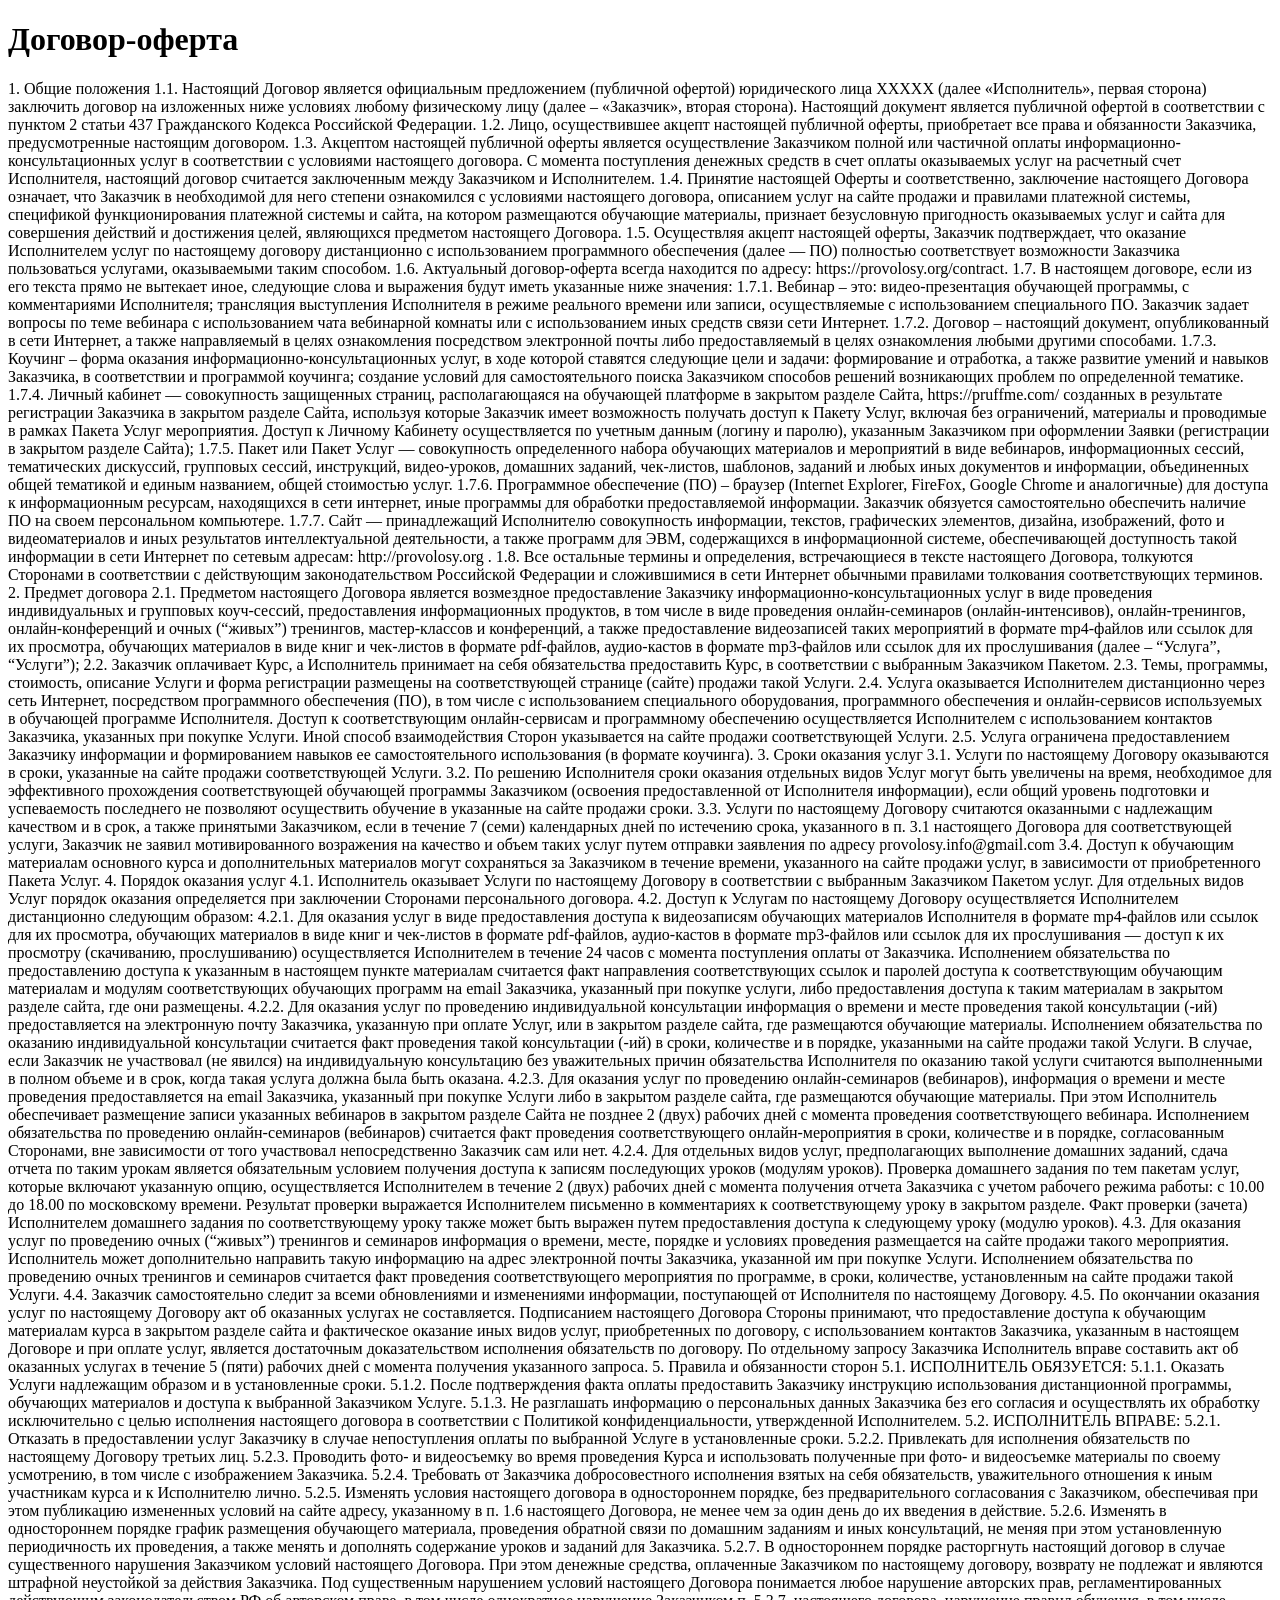
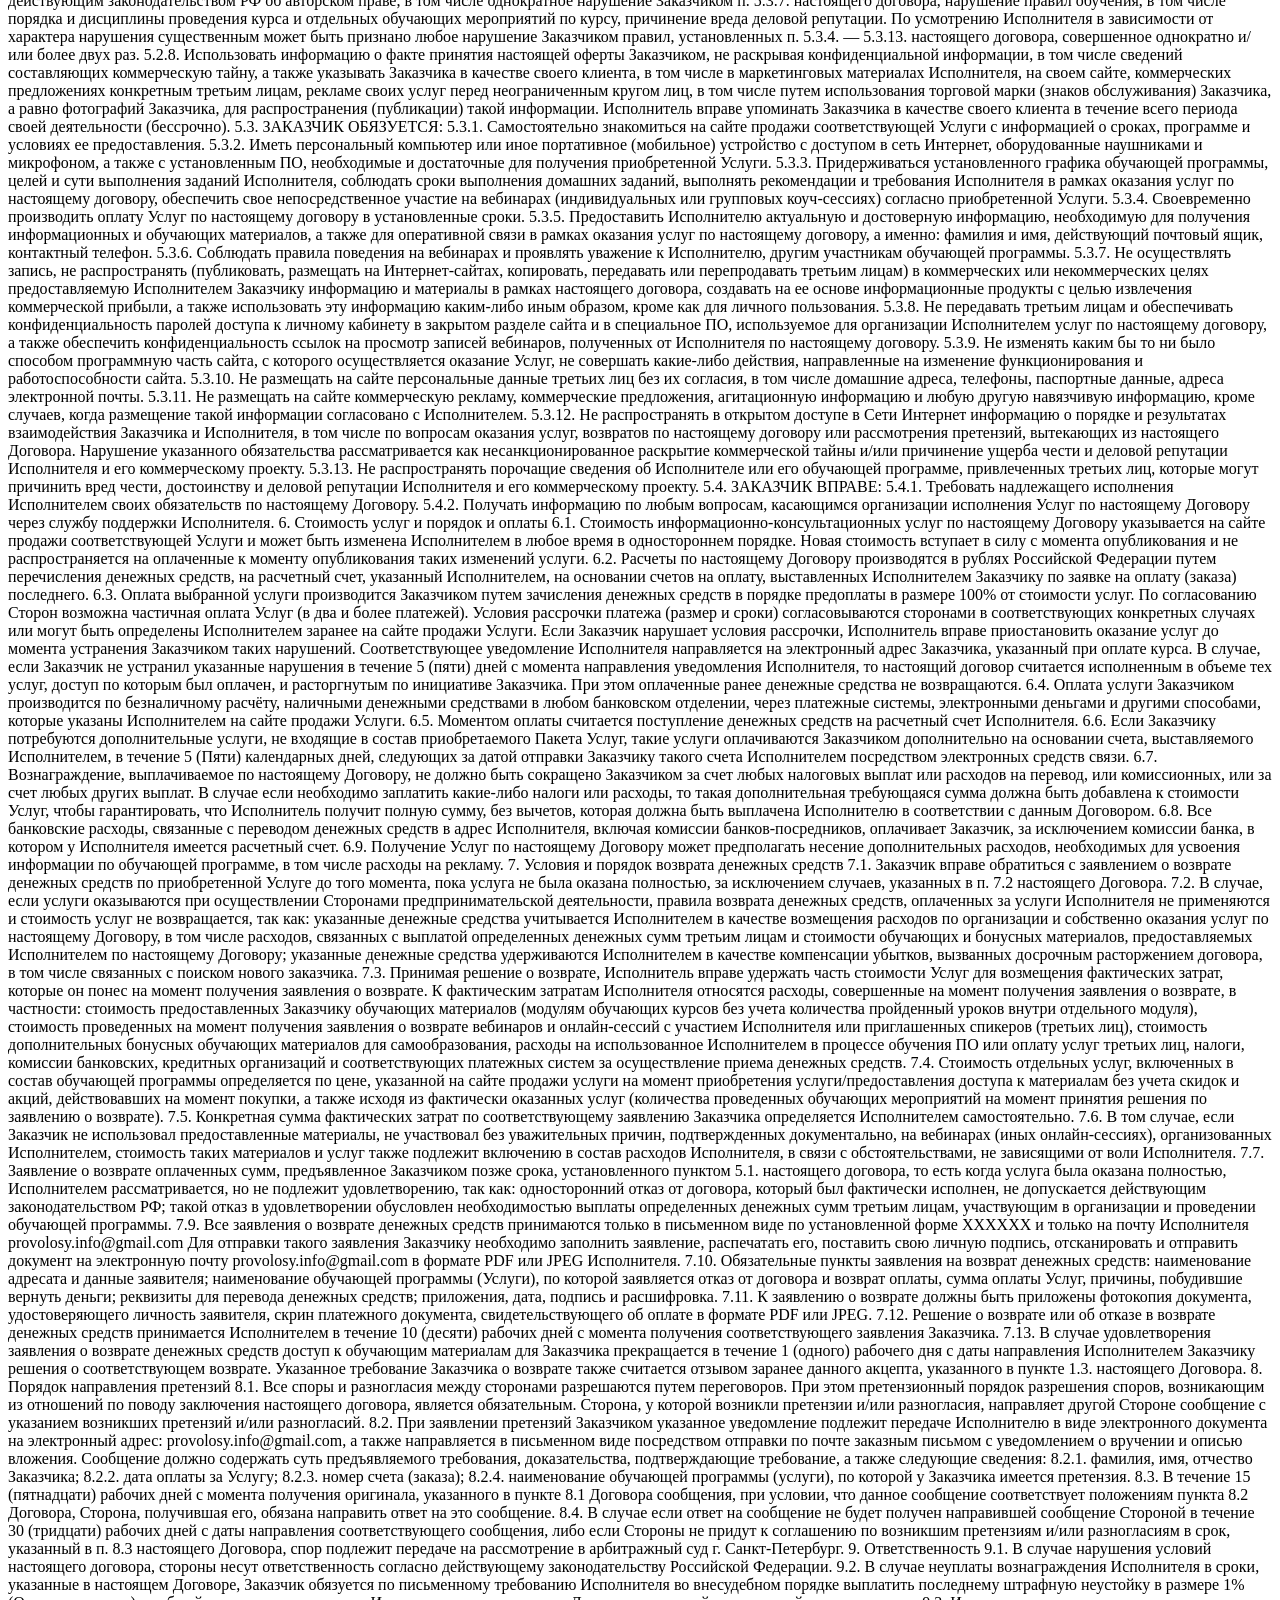
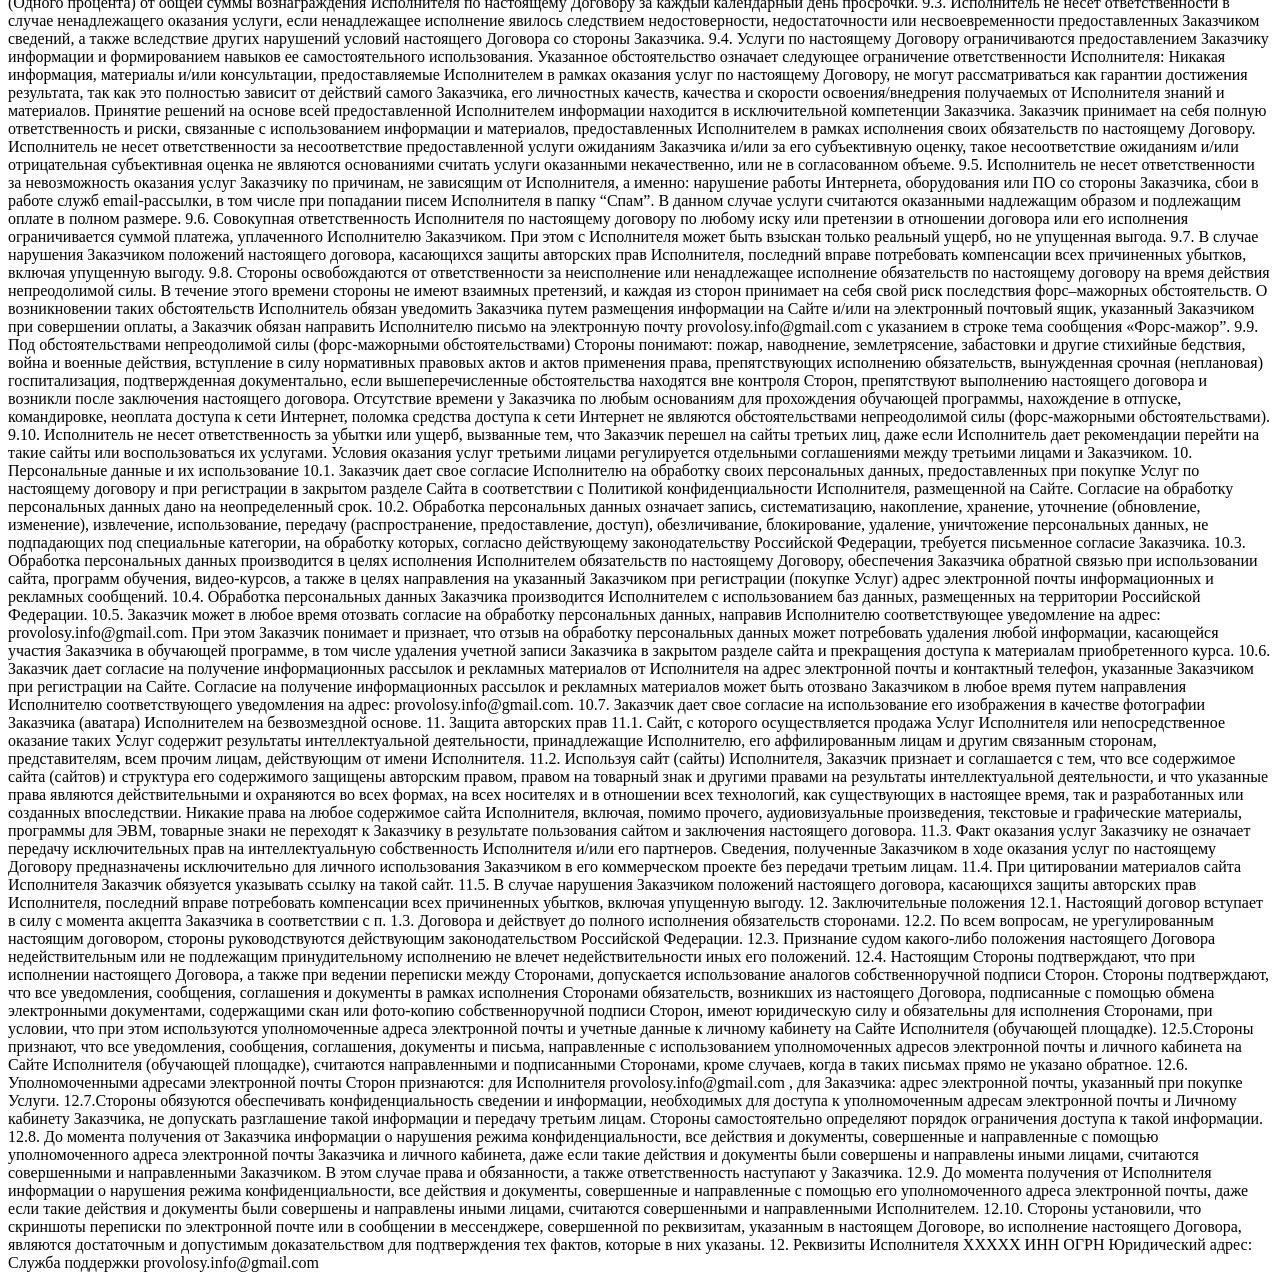
<file: dogovor.html>
<!DOCTYPE html>
<html lang="en">
<head>
    <meta charset="UTF-8">
    <meta http-equiv="X-UA-Compatible" content="IE=edge">
    <meta name="viewport" content="width=device-width, initial-scale=1.0">
    <title>Договор-оферта</title>
</head>
<body>
    <p class="text">
        <h1>Договор-оферта</h1>
        
        1. Общие положения
        
        1.1. Настоящий Договор является официальным предложением (публичной офертой) юридического лица XXXXX (далее
        «Исполнитель», первая сторона) заключить договор на изложенных ниже условиях любому физическому лицу (далее –
        «Заказчик», вторая сторона). Настоящий документ является публичной офертой в соответствии с пунктом 2 статьи 437
        Гражданского Кодекса Российской Федерации.
        1.2. Лицо, осуществившее акцепт настоящей публичной оферты, приобретает все права и обязанности Заказчика,
        предусмотренные настоящим договором.
        1.3. Акцептом настоящей публичной оферты является осуществление Заказчиком полной или частичной оплаты
        информационно-консультационных услуг в соответствии с условиями настоящего договора. С момента поступления денежных
        средств в счет оплаты оказываемых услуг на расчетный счет Исполнителя, настоящий договор считается заключенным между
        Заказчиком и Исполнителем.
        1.4. Принятие настоящей Оферты и соответственно, заключение настоящего Договора означает, что Заказчик в необходимой для
        него степени ознакомился с условиями настоящего договора, описанием услуг на сайте продажи и правилами платежной
        системы, спецификой функционирования платежной системы и сайта, на котором размещаются обучающие материалы, признает
        безусловную пригодность оказываемых услуг и сайта для совершения действий и достижения целей, являющихся предметом
        настоящего Договора.
        1.5. Осуществляя акцепт настоящей оферты, Заказчик подтверждает, что оказание Исполнителем услуг по настоящему договору
        дистанционно с использованием программного обеспечения (далее — ПО) полностью соответствует возможности Заказчика
        пользоваться услугами, оказываемыми таким способом.
        1.6. Актуальный договор-оферта всегда находится по адресу: https://provolosy.org/contract.
        1.7. В настоящем договоре, если из его текста прямо не вытекает иное, следующие слова и выражения будут иметь указанные
        ниже значения:
        1.7.1. Вебинар – это:
        видео-презентация обучающей программы, с комментариями Исполнителя;
        трансляция выступления Исполнителя в режиме реального времени или записи, осуществляемые с использованием специального
        ПО.
        Заказчик задает вопросы по теме вебинара с использованием чата вебинарной комнаты или с использованием иных средств
        связи сети Интернет.
        1.7.2. Договор – настоящий документ, опубликованный в сети Интернет, а также направляемый в целях ознакомления
        посредством электронной почты либо предоставляемый в целях ознакомления любыми другими способами.
        1.7.3. Коучинг – форма оказания информационно-консультационных услуг, в ходе которой ставятся следующие цели и задачи:
        формирование и отработка, а также развитие умений и навыков Заказчика, в соответствии и программой коучинга;
        создание условий для самостоятельного поиска Заказчиком способов решений возникающих проблем по определенной тематике.
        1.7.4. Личный кабинет — совокупность защищенных страниц, располагающаяся на обучающей платформе в закрытом разделе
        Сайта, https://pruffme.com/ созданных в результате регистрации Заказчика в закрытом разделе Сайта, используя которые
        Заказчик имеет возможность получать доступ к Пакету Услуг, включая без ограничений, материалы и проводимые в рамках
        Пакета Услуг мероприятия. Доступ к Личному Кабинету осуществляется по учетным данным (логину и паролю), указанным
        Заказчиком при оформлении Заявки (регистрации в закрытом разделе Сайта);
        1.7.5. Пакет или Пакет Услуг — совокупность определенного набора обучающих материалов и мероприятий в виде вебинаров,
        информационных сессий, тематических дискуссий, групповых сессий, инструкций, видео-уроков, домашних заданий, чек-листов,
        шаблонов, заданий и любых иных документов и информации, объединенных общей тематикой и единым названием, общей
        стоимостью услуг.
        1.7.6. Программное обеспечение (ПО) – браузер (Internet Explorer, FireFox, Google Chrome и аналогичные) для доступа к
        информационным ресурсам, находящихся в сети интернет, иные программы для обработки предоставляемой информации. Заказчик
        обязуется самостоятельно обеспечить наличие ПО на своем персональном компьютере.
        1.7.7. Сайт — принадлежащий Исполнителю совокупность информации, текстов, графических элементов, дизайна, изображений,
        фото и видеоматериалов и иных результатов интеллектуальной деятельности, а также программ для ЭВМ, содержащихся в
        информационной системе, обеспечивающей доступность такой информации в сети Интернет по сетевым адресам:
        http://provolosy.org .
        1.8. Все остальные термины и определения, встречающиеся в тексте настоящего Договора, толкуются Сторонами в соответствии
        с действующим законодательством Российской Федерации и сложившимися в сети Интернет обычными правилами толкования
        соответствующих терминов.
        
        2. Предмет договора
        
        2.1. Предметом настоящего Договора является возмездное предоставление Заказчику информационно-консультационных услуг в
        виде проведения индивидуальных и групповых коуч-сессий, предоставления информационных продуктов, в том числе в виде
        проведения онлайн-семинаров (онлайн-интенсивов), онлайн-тренингов, онлайн-конференций и очных (“живых”) тренингов,
        мастер-классов и конференций, а также предоставление видеозаписей таких мероприятий в формате mp4-файлов или ссылок для
        их просмотра, обучающих материалов в виде книг и чек-листов в формате pdf-файлов, аудио-кастов в формате mp3-файлов или
        ссылок для их прослушивания (далее – “Услуга”, “Услуги”);
        2.2. Заказчик оплачивает Курс, а Исполнитель принимает на себя обязательства предоставить Курс, в соответствии с
        выбранным Заказчиком Пакетом.
        2.3. Темы, программы, стоимость, описание Услуги и форма регистрации размещены на соответствующей странице (сайте)
        продажи такой Услуги.
        2.4. Услуга оказывается Исполнителем дистанционно через сеть Интернет, посредством программного обеспечения (ПО), в том
        числе с использованием специального оборудования, программного обеспечения и онлайн-сервисов используемых в обучающей
        программе Исполнителя. Доступ к соответствующим онлайн-сервисам и программному обеспечению осуществляется Исполнителем с
        использованием контактов Заказчика, указанных при покупке Услуги. Иной способ взаимодействия Сторон указывается на сайте
        продажи соответствующей Услуги.
        2.5. Услуга ограничена предоставлением Заказчику информации и формированием навыков ее самостоятельного использования (в
        формате коучинга).
        
        3. Сроки оказания услуг
        
        3.1. Услуги по настоящему Договору оказываются в сроки, указанные на сайте продажи соответствующей Услуги.
        3.2. По решению Исполнителя сроки оказания отдельных видов Услуг могут быть увеличены на время, необходимое для
        эффективного прохождения соответствующей обучающей программы Заказчиком (освоения предоставленной от Исполнителя
        информации), если общий уровень подготовки и успеваемость последнего не позволяют осуществить обучение в указанные на
        сайте продажи сроки.
        3.3. Услуги по настоящему Договору считаются оказанными с надлежащим качеством и в срок, а также принятыми Заказчиком,
        если в течение 7 (семи) календарных дней по истечению срока, указанного в п. 3.1 настоящего Договора для соответствующей
        услуги, Заказчик не заявил мотивированного возражения на качество и объем таких услуг путем отправки заявления по адресу
        provolosy.info@gmail.com
        3.4. Доступ к обучающим материалам основного курса и дополнительных материалов могут сохраняться за Заказчиком в течение
        времени, указанного на сайте продажи услуг, в зависимости от приобретенного Пакета Услуг.
        
        4. Порядок оказания услуг
        
        4.1. Исполнитель оказывает Услуги по настоящему Договору в соответствии с выбранным Заказчиком Пакетом услуг.
        Для отдельных видов Услуг порядок оказания определяется при заключении Сторонами персонального договора.
        4.2. Доступ к Услугам по настоящему Договору осуществляется Исполнителем дистанционно следующим образом:
        4.2.1. Для оказания услуг в виде предоставления доступа к видеозаписям обучающих материалов Исполнителя в формате
        mp4-файлов или ссылок для их просмотра, обучающих материалов в виде книг и чек-листов в формате pdf-файлов, аудио-кастов
        в формате mp3-файлов или ссылок для их прослушивания — доступ к их просмотру (скачиванию, прослушиванию) осуществляется
        Исполнителем в течение 24 часов с момента поступления оплаты от Заказчика.
        Исполнением обязательства по предоставлению доступа к указанным в настоящем пункте материалам считается факт направления
        соответствующих ссылок и паролей доступа к соответствующим обучающим материалам и модулям соответствующих обучающих
        программ на email Заказчика, указанный при покупке услуги, либо предоставления доступа к таким материалам в закрытом
        разделе сайта, где они размещены.
        4.2.2. Для оказания услуг по проведению индивидуальной консультации информация о времени и месте проведения такой
        консультации (-ий) предоставляется на электронную почту Заказчика, указанную при оплате Услуг, или в закрытом разделе
        сайта, где размещаются обучающие материалы.
        Исполнением обязательства по оказанию индивидуальной консультации считается факт проведения такой консультации (-ий) в
        сроки, количестве и в порядке, указанными на сайте продажи такой Услуги.
        В случае, если Заказчик не участвовал (не явился) на индивидуальную консультацию без уважительных причин обязательства
        Исполнителя по оказанию такой услуги считаются выполненными в полном объеме и в срок, когда такая услуга должна была
        быть оказана.
        4.2.3. Для оказания услуг по проведению онлайн-семинаров (вебинаров), информация о времени и месте проведения
        предоставляется на email Заказчика, указанный при покупке Услуги либо в закрытом разделе сайта, где размещаются
        обучающие материалы. При этом Исполнитель обеспечивает размещение записи указанных вебинаров в закрытом разделе Сайта не
        позднее 2 (двух) рабочих дней с момента проведения соответствующего вебинара.
        Исполнением обязательства по проведению онлайн-семинаров (вебинаров) считается факт проведения соответствующего
        онлайн-мероприятия в сроки, количестве и в порядке, согласованным Сторонами, вне зависимости от того участвовал
        непосредственно Заказчик сам или нет.
        4.2.4. Для отдельных видов услуг, предполагающих выполнение домашних заданий, сдача отчета по таким урокам является
        обязательным условием получения доступа к записям последующих уроков (модулям уроков).
        Проверка домашнего задания по тем пакетам услуг, которые включают указанную опцию, осуществляется Исполнителем в течение
        2 (двух) рабочих дней с момента получения отчета Заказчика с учетом рабочего режима работы: с 10.00 до 18.00 по
        московскому времени.
        Результат проверки выражается Исполнителем письменно в комментариях к соответствующему уроку в закрытом разделе. Факт
        проверки (зачета) Исполнителем домашнего задания по соответствующему уроку также может быть выражен путем предоставления
        доступа к следующему уроку (модулю уроков).
        4.3. Для оказания услуг по проведению очных (“живых”) тренингов и семинаров информация о времени, месте, порядке и
        условиях проведения размещается на сайте продажи такого мероприятия. Исполнитель может дополнительно направить такую
        информацию на адрес электронной почты Заказчика, указанной им при покупке Услуги.
        Исполнением обязательства по проведению очных тренингов и семинаров считается факт проведения соответствующего
        мероприятия по программе, в сроки, количестве, установленным на сайте продажи такой Услуги.
        4.4. Заказчик самостоятельно следит за всеми обновлениями и изменениями информации, поступающей от Исполнителя по
        настоящему Договору.
        4.5. По окончании оказания услуг по настоящему Договору акт об оказанных услугах не составляется.
        Подписанием настоящего Договора Стороны принимают, что предоставление доступа к обучающим материалам курса в закрытом
        разделе сайта и фактическое оказание иных видов услуг, приобретенных по договору, с использованием контактов Заказчика,
        указанным в настоящем Договоре и при оплате услуг, является достаточным доказательством исполнения обязательств по
        договору.
        По отдельному запросу Заказчика Исполнитель вправе составить акт об оказанных услугах в течение 5 (пяти) рабочих дней с
        момента получения указанного запроса.
        
        5. Правила и обязанности сторон
        
        5.1. ИСПОЛНИТЕЛЬ ОБЯЗУЕТСЯ:
        5.1.1. Оказать Услуги надлежащим образом и в установленные сроки.
        5.1.2. После подтверждения факта оплаты предоставить Заказчику инструкцию использования дистанционной программы,
        обучающих материалов и доступа к выбранной Заказчиком Услуге.
        5.1.3. Не разглашать информацию о персональных данных Заказчика без его согласия и осуществлять их обработку
        исключительно с целью исполнения настоящего договора в соответствии с Политикой конфиденциальности, утвержденной
        Исполнителем.
        5.2. ИСПОЛНИТЕЛЬ ВПРАВЕ:
        5.2.1. Отказать в предоставлении услуг Заказчику в случае непоступления оплаты по выбранной Услуге в установленные
        сроки.
        5.2.2. Привлекать для исполнения обязательств по настоящему Договору третьих лиц.
        5.2.3. Проводить фото- и видеосъемку во время проведения Курса и использовать полученные при фото- и видеосъемке
        материалы по своему усмотрению, в том числе с изображением Заказчика.
        5.2.4. Требовать от Заказчика добросовестного исполнения взятых на себя обязательств, уважительного отношения к иным
        участникам курса и к Исполнителю лично.
        5.2.5. Изменять условия настоящего договора в одностороннем порядке, без предварительного согласования с Заказчиком,
        обеспечивая при этом публикацию измененных условий на сайте адресу, указанному в п. 1.6 настоящего Договора, не менее
        чем за один день до их введения в действие.
        5.2.6. Изменять в одностороннем порядке график размещения обучающего материала, проведения обратной связи по домашним
        заданиям и иных консультаций, не меняя при этом установленную периодичность их проведения, а также менять и дополнять
        содержание уроков и заданий для Заказчика.
        5.2.7. В одностороннем порядке расторгнуть настоящий договор в случае существенного нарушения Заказчиком условий
        настоящего Договора. При этом денежные средства, оплаченные Заказчиком по настоящему договору, возврату не подлежат и
        являются штрафной неустойкой за действия Заказчика.
        Под существенным нарушением условий настоящего Договора понимается любое нарушение авторских прав, регламентированных
        действующим законодательством РФ об авторском праве, в том числе однократное нарушение Заказчиком п. 5.3.7. настоящего
        договора, нарушение правил обучения, в том числе порядка и дисциплины проведения курса и отдельных обучающих мероприятий
        по курсу, причинение вреда деловой репутации.
        По усмотрению Исполнителя в зависимости от характера нарушения существенным может быть признано любое нарушение
        Заказчиком правил, установленных п. 5.3.4. — 5.3.13. настоящего договора, совершенное однократно и/или более двух раз.
        5.2.8. Использовать информацию о факте принятия настоящей оферты Заказчиком, не раскрывая конфиденциальной информации, в
        том числе сведений составляющих коммерческую тайну, а также указывать Заказчика в качестве своего клиента, в том числе в
        маркетинговых материалах Исполнителя, на своем сайте, коммерческих предложениях конкретным третьим лицам, рекламе своих
        услуг перед неограниченным кругом лиц, в том числе путем использования торговой марки (знаков обслуживания) Заказчика, а
        равно фотографий Заказчика, для распространения (публикации) такой информации. Исполнитель вправе упоминать Заказчика в
        качестве своего клиента в течение всего периода своей деятельности (бессрочно).
        5.3. ЗАКАЗЧИК ОБЯЗУЕТСЯ:
        5.3.1. Самостоятельно знакомиться на сайте продажи соответствующей Услуги с информацией о сроках, программе и условиях
        ее предоставления.
        5.3.2. Иметь персональный компьютер или иное портативное (мобильное) устройство с доступом в сеть Интернет,
        оборудованные наушниками и микрофоном, а также с установленным ПО, необходимые и достаточные для получения приобретенной
        Услуги.
        5.3.3. Придерживаться установленного графика обучающей программы, целей и сути выполнения заданий Исполнителя, соблюдать
        сроки выполнения домашних заданий, выполнять рекомендации и требования Исполнителя в рамках оказания услуг по настоящему
        договору, обеспечить свое непосредственное участие на вебинарах (индивидуальных или групповых коуч-сессиях) согласно
        приобретенной Услуги.
        5.3.4. Своевременно производить оплату Услуг по настоящему договору в установленные сроки.
        5.3.5. Предоставить Исполнителю актуальную и достоверную информацию, необходимую для получения информационных и
        обучающих материалов, а также для оперативной связи в рамках оказания услуг по настоящему договору, а именно: фамилия и
        имя, действующий почтовый ящик, контактный телефон.
        5.3.6. Соблюдать правила поведения на вебинарах и проявлять уважение к Исполнителю, другим участникам обучающей
        программы.
        5.3.7. Не осуществлять запись, не распространять (публиковать, размещать на Интернет-сайтах, копировать, передавать или
        перепродавать третьим лицам) в коммерческих или некоммерческих целях предоставляемую Исполнителем Заказчику информацию и
        материалы в рамках настоящего договора, создавать на ее основе информационные продукты с целью извлечения коммерческой
        прибыли, а также использовать эту информацию каким-либо иным образом, кроме как для личного пользования.
        5.3.8. Не передавать третьим лицам и обеспечивать конфиденциальность паролей доступа к личному кабинету в закрытом
        разделе сайта и в специальное ПО, используемое для организации Исполнителем услуг по настоящему договору, а также
        обеспечить конфиденциальность ссылок на просмотр записей вебинаров, полученных от Исполнителя по настоящему договору.
        5.3.9. Не изменять каким бы то ни было способом программную часть сайта, с которого осуществляется оказание Услуг, не
        совершать какие-либо действия, направленные на изменение функционирования и работоспособности сайта.
        5.3.10. Не размещать на сайте персональные данные третьих лиц без их согласия, в том числе домашние адреса, телефоны,
        паспортные данные, адреса электронной почты.
        5.3.11. Не размещать на сайте коммерческую рекламу, коммерческие предложения, агитационную информацию и любую другую
        навязчивую информацию, кроме случаев, когда размещение такой информации согласовано с Исполнителем.
        5.3.12. Не распространять в открытом доступе в Сети Интернет информацию о порядке и результатах взаимодействия Заказчика
        и Исполнителя, в том числе по вопросам оказания услуг, возвратов по настоящему договору или рассмотрения претензий,
        вытекающих из настоящего Договора. Нарушение указанного обязательства рассматривается как несанкционированное раскрытие
        коммерческой тайны и/или причинение ущерба чести и деловой репутации Исполнителя и его коммерческому проекту.
        5.3.13. Не распространять порочащие сведения об Исполнителе или его обучающей программе, привлеченных третьих лиц,
        которые могут причинить вред чести, достоинству и деловой репутации Исполнителя и его коммерческому проекту.
        5.4. ЗАКАЗЧИК ВПРАВЕ:
        5.4.1. Требовать надлежащего исполнения Исполнителем своих обязательств по настоящему Договору.
        5.4.2. Получать информацию по любым вопросам, касающимся организации исполнения Услуг по настоящему Договору через
        службу поддержки Исполнителя.
        
        6. Стоимость услуг и порядок и оплаты
        
        6.1. Стоимость информационно-консультационных услуг по настоящему Договору указывается на сайте продажи соответствующей
        Услуги и может быть изменена Исполнителем в любое время в одностороннем порядке. Новая стоимость вступает в силу с
        момента опубликования и не распространяется на оплаченные к моменту опубликования таких изменений услуги.
        6.2. Расчеты по настоящему Договору производятся в рублях Российской Федерации путем перечисления денежных средств, на
        расчетный счет, указанный Исполнителем, на основании счетов на оплату, выставленных Исполнителем Заказчику по заявке на
        оплату (заказа) последнего.
        6.3. Оплата выбранной услуги производится Заказчиком путем зачисления денежных средств в порядке предоплаты в размере
        100% от стоимости услуг.
        По согласованию Сторон возможна частичная оплата Услуг (в два и более платежей). Условия рассрочки платежа (размер и
        сроки) согласовываются сторонами в соответствующих конкретных случаях или могут быть определены Исполнителем заранее на
        сайте продажи Услуги.
        Если Заказчик нарушает условия рассрочки, Исполнитель вправе приостановить оказание услуг до момента устранения
        Заказчиком таких нарушений. Соответствующее уведомление Исполнителя направляется на электронный адрес Заказчика,
        указанный при оплате курса.
        В случае, если Заказчик не устранил указанные нарушения в течение 5 (пяти) дней с момента направления уведомления
        Исполнителя, то настоящий договор считается исполненным в объеме тех услуг, доступ по которым был оплачен, и
        расторгнутым по инициативе Заказчика. При этом оплаченные ранее денежные средства не возвращаются.
        6.4. Оплата услуги Заказчиком производится по безналичному расчёту, наличными денежными средствами в любом банковском
        отделении, через платежные системы, электронными деньгами и другими способами, которые указаны Исполнителем на сайте
        продажи Услуги.
        6.5. Моментом оплаты считается поступление денежных средств на расчетный счет Исполнителя.
        6.6. Если Заказчику потребуются дополнительные услуги, не входящие в состав приобретаемого Пакета Услуг, такие услуги
        оплачиваются Заказчиком дополнительно на основании счета, выставляемого Исполнителем, в течение 5 (Пяти) календарных
        дней, следующих за датой отправки Заказчику такого счета Исполнителем посредством электронных средств связи.
        6.7. Вознаграждение, выплачиваемое по настоящему Договору, не должно быть сокращено Заказчиком за счет любых налоговых
        выплат или расходов на перевод, или комиссионных, или за счет любых других выплат. В случае если необходимо заплатить
        какие-либо налоги или расходы, то такая дополнительная требующаяся сумма должна быть добавлена к стоимости Услуг, чтобы
        гарантировать, что Исполнитель получит полную сумму, без вычетов, которая должна быть выплачена Исполнителю в
        соответствии с данным Договором.
        6.8. Все банковские расходы, связанные с переводом денежных средств в адрес Исполнителя, включая комиссии
        банков-посредников, оплачивает Заказчик, за исключением комиссии банка, в котором у Исполнителя имеется расчетный счет.
        6.9. Получение Услуг по настоящему Договору может предполагать несение дополнительных расходов, необходимых для усвоения
        информации по обучающей программе, в том числе расходы на рекламу.
        
        7. Условия и порядок возврата денежных средств
        
        7.1. Заказчик вправе обратиться с заявлением о возврате денежных средств по приобретенной Услуге до того момента, пока
        услуга не была оказана полностью, за исключением случаев, указанных в п. 7.2 настоящего Договора.
        7.2. В случае, если услуги оказываются при осуществлении Сторонами предпринимательской деятельности, правила возврата
        денежных средств, оплаченных за услуги Исполнителя не применяются и стоимость услуг не возвращается, так как:
        указанные денежные средства учитывается Исполнителем в качестве возмещения расходов по организации и собственно оказания
        услуг по настоящему Договору, в том числе расходов, связанных с выплатой определенных денежных сумм третьим лицам и
        стоимости обучающих и бонусных материалов, предоставляемых Исполнителем по настоящему Договору;
        указанные денежные средства удерживаются Исполнителем в качестве компенсации убытков, вызванных досрочным расторжением
        договора, в том числе связанных с поиском нового заказчика.
        7.3. Принимая решение о возврате, Исполнитель вправе удержать часть стоимости Услуг для возмещения фактических затрат,
        которые он понес на момент получения заявления о возврате.
        К фактическим затратам Исполнителя относятся расходы, совершенные на момент получения заявления о возврате, в частности:
        стоимость предоставленных Заказчику обучающих материалов (модулям обучающих курсов без учета количества пройденный
        уроков внутри отдельного модуля),
        стоимость проведенных на момент получения заявления о возврате вебинаров и онлайн-сессий с участием Исполнителя или
        приглашенных спикеров (третьих лиц),
        стоимость дополнительных бонусных обучающих материалов для самообразования,
        расходы на использованное Исполнителем в процессе обучения ПО или оплату услуг третьих лиц,
        налоги, комиссии банковских, кредитных организаций и соответствующих платежных систем за осуществление приема денежных
        средств.
        7.4. Стоимость отдельных услуг, включенных в состав обучающей программы определяется по цене, указанной на сайте продажи
        услуги на момент приобретения услуги/предоставления доступа к материалам без учета скидок и акций, действовавших на
        момент покупки, а также исходя из фактически оказанных услуг (количества проведенных обучающих мероприятий на момент
        принятия решения по заявлению о возврате).
        7.5. Конкретная сумма фактических затрат по соответствующему заявлению Заказчика определяется Исполнителем
        самостоятельно.
        7.6. В том случае, если Заказчик не использовал предоставленные материалы, не участвовал без уважительных причин,
        подтвержденных документально, на вебинарах (иных онлайн-сессиях), организованных Исполнителем, стоимость таких
        материалов и услуг также подлежит включению в состав расходов Исполнителя, в связи с обстоятельствами, не зависящими от
        воли Исполнителя.
        7.7. Заявление о возврате оплаченных сумм, предъявленное Заказчиком позже срока, установленного пунктом 5.1. настоящего
        договора, то есть когда услуга была оказана полностью, Исполнителем рассматривается, но не подлежит удовлетворению, так
        как:
        односторонний отказ от договора, который был фактически исполнен, не допускается действующим законодательством РФ;
        такой отказ в удовлетворении обусловлен необходимостью выплаты определенных денежных сумм третьим лицам, участвующим в
        организации и проведении обучающей программы.
        7.9. Все заявления о возврате денежных средств принимаются только в письменном виде по установленной форме ХХХХХХ и
        только на почту Исполнителя provolosy.info@gmail.com
        Для отправки такого заявления Заказчику необходимо заполнить заявление, распечатать его, поставить свою личную подпись,
        отсканировать и отправить документ на электронную почту provolosy.info@gmail.com в формате PDF или JPEG Исполнителя.
        7.10. Обязательные пункты заявления на возврат денежных средств:
        наименование адресата и данные заявителя;
        наименование обучающей программы (Услуги), по которой заявляется отказ от договора и возврат оплаты,
        сумма оплаты Услуг, причины, побудившие вернуть деньги;
        реквизиты для перевода денежных средств;
        приложения, дата, подпись и расшифровка.
        7.11. К заявлению о возврате должны быть приложены фотокопия документа, удостоверяющего личность заявителя, скрин
        платежного документа, свидетельствующего об оплате в формате PDF или JPEG.
        7.12. Решение о возврате или об отказе в возврате денежных средств принимается Исполнителем в течение 10 (десяти)
        рабочих дней с момента получения соответствующего заявления Заказчика.
        7.13. В случае удовлетворения заявления о возврате денежных средств доступ к обучающим материалам для Заказчика
        прекращается в течение 1 (одного) рабочего дня с даты направления Исполнителем Заказчику решения о соответствующем
        возврате. Указанное требование Заказчика о возврате также считается отзывом заранее данного акцепта, указанного в пункте
        1.3. настоящего Договора.
        
        8. Порядок направления претензий
        
        8.1. Все споры и разногласия между сторонами разрешаются путем переговоров. При этом претензионный порядок разрешения
        споров, возникающим из отношений по поводу заключения настоящего договора, является обязательным. Сторона, у которой
        возникли претензии и/или разногласия, направляет другой Стороне сообщение с указанием возникших претензий и/или
        разногласий.
        8.2. При заявлении претензий Заказчиком указанное уведомление подлежит передаче Исполнителю в виде электронного
        документа на электронный адрес: provolosy.info@gmail.com, а также направляется в письменном виде посредством отправки по
        почте заказным письмом с уведомлением о вручении и описью вложения.
        Сообщение должно содержать суть предъявляемого требования, доказательства, подтверждающие требование, а также следующие
        сведения:
        8.2.1. фамилия, имя, отчество Заказчика;
        8.2.2. дата оплаты за Услугу;
        8.2.3. номер счета (заказа);
        8.2.4. наименование обучающей программы (услуги), по которой у Заказчика имеется претензия.
        8.3. В течение 15 (пятнадцати) рабочих дней с момента получения оригинала, указанного в пункте 8.1 Договора сообщения,
        при условии, что данное сообщение соответствует положениям пункта 8.2 Договора, Сторона, получившая его, обязана
        направить ответ на это сообщение.
        8.4. В случае если ответ на сообщение не будет получен направившей сообщение Стороной в течение 30 (тридцати) рабочих
        дней с даты направления соответствующего сообщения, либо если Стороны не придут к соглашению по возникшим претензиям
        и/или разногласиям в срок, указанный в п. 8.3 настоящего Договора, спор подлежит передаче на рассмотрение в арбитражный
        суд г. Санкт-Петербург.
        
        9. Ответственность
        
        9.1. В случае нарушения условий настоящего договора, стороны несут ответственность согласно действующему
        законодательству Российской Федерации.
        9.2. В случае неуплаты вознаграждения Исполнителя в сроки, указанные в настоящем Договоре, Заказчик обязуется по
        письменному требованию Исполнителя во внесудебном порядке выплатить последнему штрафную неустойку в размере 1% (Одного
        процента) от общей суммы вознаграждения Исполнителя по настоящему Договору за каждый календарный день просрочки.
        9.3. Исполнитель не несет ответственности в случае ненадлежащего оказания услуги, если ненадлежащее исполнение явилось
        следствием недостоверности, недостаточности или несвоевременности предоставленных Заказчиком сведений, а также
        вследствие других нарушений условий настоящего Договора со стороны Заказчика.
        9.4. Услуги по настоящему Договору ограничиваются предоставлением Заказчику информации и формированием навыков ее
        самостоятельного использования. Указанное обстоятельство означает следующее ограничение ответственности Исполнителя:
        Никакая информация, материалы и/или консультации, предоставляемые Исполнителем в рамках оказания услуг по настоящему
        Договору, не могут рассматриваться как гарантии достижения результата, так как это полностью зависит от действий самого
        Заказчика, его личностных качеств, качества и скорости освоения/внедрения получаемых от Исполнителя знаний и материалов.
        Принятие решений на основе всей предоставленной Исполнителем информации находится в исключительной компетенции
        Заказчика. Заказчик принимает на себя полную ответственность и риски, связанные с использованием информации и
        материалов, предоставленных Исполнителем в рамках исполнения своих обязательств по настоящему Договору.
        Исполнитель не несет ответственности за несоответствие предоставленной услуги ожиданиям Заказчика и/или за его
        субъективную оценку, такое несоответствие ожиданиям и/или отрицательная субъективная оценка не являются основаниями
        считать услуги оказанными некачественно, или не в согласованном объеме.
        9.5. Исполнитель не несет ответственности за невозможность оказания услуг Заказчику по причинам, не зависящим от
        Исполнителя, а именно: нарушение работы Интернета, оборудования или ПО со стороны Заказчика, сбои в работе служб
        email-рассылки, в том числе при попадании писем Исполнителя в папку “Спам”. В данном случае услуги считаются оказанными
        надлежащим образом и подлежащим оплате в полном размере.
        9.6. Совокупная ответственность Исполнителя по настоящему договору по любому иску или претензии в отношении договора или
        его исполнения ограничивается суммой платежа, уплаченного Исполнителю Заказчиком. При этом с Исполнителя может быть
        взыскан только реальный ущерб, но не упущенная выгода.
        9.7. В случае нарушения Заказчиком положений настоящего договора, касающихся защиты авторских прав Исполнителя,
        последний вправе потребовать компенсации всех причиненных убытков, включая упущенную выгоду.
        9.8. Стороны освобождаются от ответственности за неисполнение или ненадлежащее исполнение обязательств по настоящему
        договору на время действия непреодолимой силы. В течение этого времени стороны не имеют взаимных претензий, и каждая из
        сторон принимает на себя свой риск последствия форс–мажорных обстоятельств. О возникновении таких обстоятельств
        Исполнитель обязан уведомить Заказчика путем размещения информации на Сайте и/или на электронный почтовый ящик,
        указанный Заказчиком при совершении оплаты, а Заказчик обязан направить Исполнителю письмо на электронную почту
        provolosy.info@gmail.com с указанием в строке тема сообщения «Форс-мажор”.
        9.9. Под обстоятельствами непреодолимой силы (форс-мажорными обстоятельствами) Стороны понимают: пожар, наводнение,
        землетрясение, забастовки и другие стихийные бедствия, война и военные действия, вступление в силу нормативных правовых
        актов и актов применения права, препятствующих исполнению обязательств, вынужденная срочная (неплановая) госпитализация,
        подтвержденная документально, если вышеперечисленные обстоятельства находятся вне контроля Сторон, препятствуют
        выполнению настоящего договора и возникли после заключения настоящего договора. Отсутствие времени у Заказчика по любым
        основаниям для прохождения обучающей программы, нахождение в отпуске, командировке, неоплата доступа к сети Интернет,
        поломка средства доступа к сети Интернет не являются обстоятельствами непреодолимой силы (форс-мажорными
        обстоятельствами).
        9.10. Исполнитель не несет ответственность за убытки или ущерб, вызванные тем, что Заказчик перешел на сайты третьих
        лиц, даже если Исполнитель дает рекомендации перейти на такие сайты или воспользоваться их услугами.
        Условия оказания услуг третьими лицами регулируется отдельными соглашениями между третьими лицами и Заказчиком.
        
        10. Персональные данные и их использование
        
        10.1. Заказчик дает свое согласие Исполнителю на обработку своих персональных данных, предоставленных при покупке Услуг
        по настоящему договору и при регистрации в закрытом разделе Сайта в соответствии с Политикой конфиденциальности
        Исполнителя, размещенной на Сайте.
        Согласие на обработку персональных данных дано на неопределенный срок.
        10.2. Обработка персональных данных означает запись, систематизацию, накопление, хранение, уточнение (обновление,
        изменение), извлечение, использование, передачу (распространение, предоставление, доступ), обезличивание, блокирование,
        удаление, уничтожение персональных данных, не подпадающих под специальные категории, на обработку которых, согласно
        действующему законодательству Российской Федерации, требуется письменное согласие Заказчика.
        10.3. Обработка персональных данных производится в целях исполнения Исполнителем обязательств по настоящему Договору,
        обеспечения Заказчика обратной связью при использовании сайта, программ обучения, видео-курсов, а также в целях
        направления на указанный Заказчиком при регистрации (покупке Услуг) адрес электронной почты информационных и рекламных
        сообщений.
        10.4. Обработка персональных данных Заказчика производится Исполнителем с использованием баз данных, размещенных на
        территории Российской Федерации.
        10.5. Заказчик может в любое время отозвать согласие на обработку персональных данных, направив Исполнителю
        соответствующее уведомление на адрес: provolosy.info@gmail.com. При этом Заказчик понимает и признает, что отзыв на
        обработку персональных данных может потребовать удаления любой информации, касающейся участия Заказчика в обучающей
        программе, в том числе удаления учетной записи Заказчика в закрытом разделе сайта и прекращения доступа к материалам
        приобретенного курса.
        10.6. Заказчик дает согласие на получение информационных рассылок и рекламных материалов от Исполнителя на адрес
        электронной почты и контактный телефон, указанные Заказчиком при регистрации на Сайте.
        Согласие на получение информационных рассылок и рекламных материалов может быть отозвано Заказчиком в любое время путем
        направления Исполнителю соответствующего уведомления на адрес: provolosy.info@gmail.com.
        10.7. Заказчик дает свое согласие на использование его изображения в качестве фотографии Заказчика (аватара)
        Исполнителем на безвозмездной основе.
        
        11. Защита авторских прав
        
        11.1. Сайт, с которого осуществляется продажа Услуг Исполнителя или непосредственное оказание таких Услуг содержит
        результаты интеллектуальной деятельности, принадлежащие Исполнителю, его аффилированным лицам и другим связанным
        сторонам, представителям, всем прочим лицам, действующим от имени Исполнителя.
        11.2. Используя сайт (сайты) Исполнителя, Заказчик признает и соглашается с тем, что все содержимое сайта (сайтов) и
        структура его содержимого защищены авторским правом, правом на товарный знак и другими правами на результаты
        интеллектуальной деятельности, и что указанные права являются действительными и охраняются во всех формах, на всех
        носителях и в отношении всех технологий, как существующих в настоящее время, так и разработанных или созданных
        впоследствии. Никакие права на любое содержимое сайта Исполнителя, включая, помимо прочего, аудиовизуальные
        произведения, текстовые и графические материалы, программы для ЭВМ, товарные знаки не переходят к Заказчику в результате
        пользования сайтом и заключения настоящего договора.
        11.3. Факт оказания услуг Заказчику не означает передачу исключительных прав на интеллектуальную собственность
        Исполнителя и/или его партнеров. Сведения, полученные Заказчиком в ходе оказания услуг по настоящему Договору
        предназначены исключительно для личного использования Заказчиком в его коммерческом проекте без передачи третьим лицам.
        11.4. При цитировании материалов сайта Исполнителя Заказчик обязуется указывать ссылку на такой сайт.
        11.5. В случае нарушения Заказчиком положений настоящего договора, касающихся защиты авторских прав Исполнителя,
        последний вправе потребовать компенсации всех причиненных убытков, включая упущенную выгоду.
        
        12. Заключительные положения
        
        12.1. Настоящий договор вступает в силу с момента акцепта Заказчика в соответствии с п. 1.3. Договора и действует до
        полного исполнения обязательств сторонами.
        12.2. По всем вопросам, не урегулированным настоящим договором, стороны руководствуются действующим законодательством
        Российской Федерации.
        12.3. Признание судом какого-либо положения настоящего Договора недействительным или не подлежащим принудительному
        исполнению не влечет недействительности иных его положений.
        12.4. Настоящим Стороны подтверждают, что при исполнении настоящего Договора, а также при ведении переписки между
        Сторонами, допускается использование аналогов собственноручной подписи Сторон. Стороны подтверждают, что все
        уведомления, сообщения, соглашения и документы в рамках исполнения Сторонами обязательств, возникших из настоящего
        Договора, подписанные с помощью обмена электронными документами, содержащими скан или фото-копию собственноручной
        подписи Сторон, имеют юридическую силу и обязательны для исполнения Сторонами, при условии, что при этом используются
        уполномоченные адреса электронной почты и учетные данные к личному кабинету на Сайте Исполнителя (обучающей площадке).
        12.5.Стороны признают, что все уведомления, сообщения, соглашения, документы и письма, направленные с использованием
        уполномоченных адресов электронной почты и личного кабинета на Сайте Исполнителя (обучающей площадке), считаются
        направленными и подписанными Сторонами, кроме случаев, когда в таких письмах прямо не указано обратное.
        12.6. Уполномоченными адресами электронной почты Сторон признаются:
        для Исполнителя provolosy.info@gmail.com , для Заказчика: адрес электронной почты, указанный при покупке Услуги.
        12.7.Стороны обязуются обеспечивать конфиденциальность сведении и информации, необходимых для доступа к уполномоченным
        адресам электронной почты и Личному кабинету Заказчика, не допускать разглашение такой информации и передачу третьим
        лицам. Стороны самостоятельно определяют порядок ограничения доступа к такой информации.
        12.8. До момента получения от Заказчика информации о нарушения режима конфиденциальности, все действия и документы,
        совершенные и направленные с помощью уполномоченного адреса электронной почты Заказчика и личного кабинета, даже если
        такие действия и документы были совершены и направлены иными лицами, считаются совершенными и направленными Заказчиком.
        В этом случае права и обязанности, а также ответственность наступают у Заказчика.
        12.9. До момента получения от Исполнителя информации о нарушения режима конфиденциальности, все действия и документы,
        совершенные и направленные с помощью его уполномоченного адреса электронной почты, даже если такие действия и документы
        были совершены и направлены иными лицами, считаются совершенными и направленными Исполнителем.
        12.10. Стороны установили, что скриншоты переписки по электронной почте или в сообщении в мессенджере, совершенной по
        реквизитам, указанным в настоящем Договоре, во исполнение настоящего Договора, являются достаточным и допустимым
        доказательством для подтверждения тех фактов, которые в них указаны.
        
        12. Реквизиты Исполнителя
        
        XXXXX
        ИНН
        ОГРН
        Юридический адрес:
        Служба поддержки provolosy.info@gmail.com

    </p>
</body>
</html>
</file>
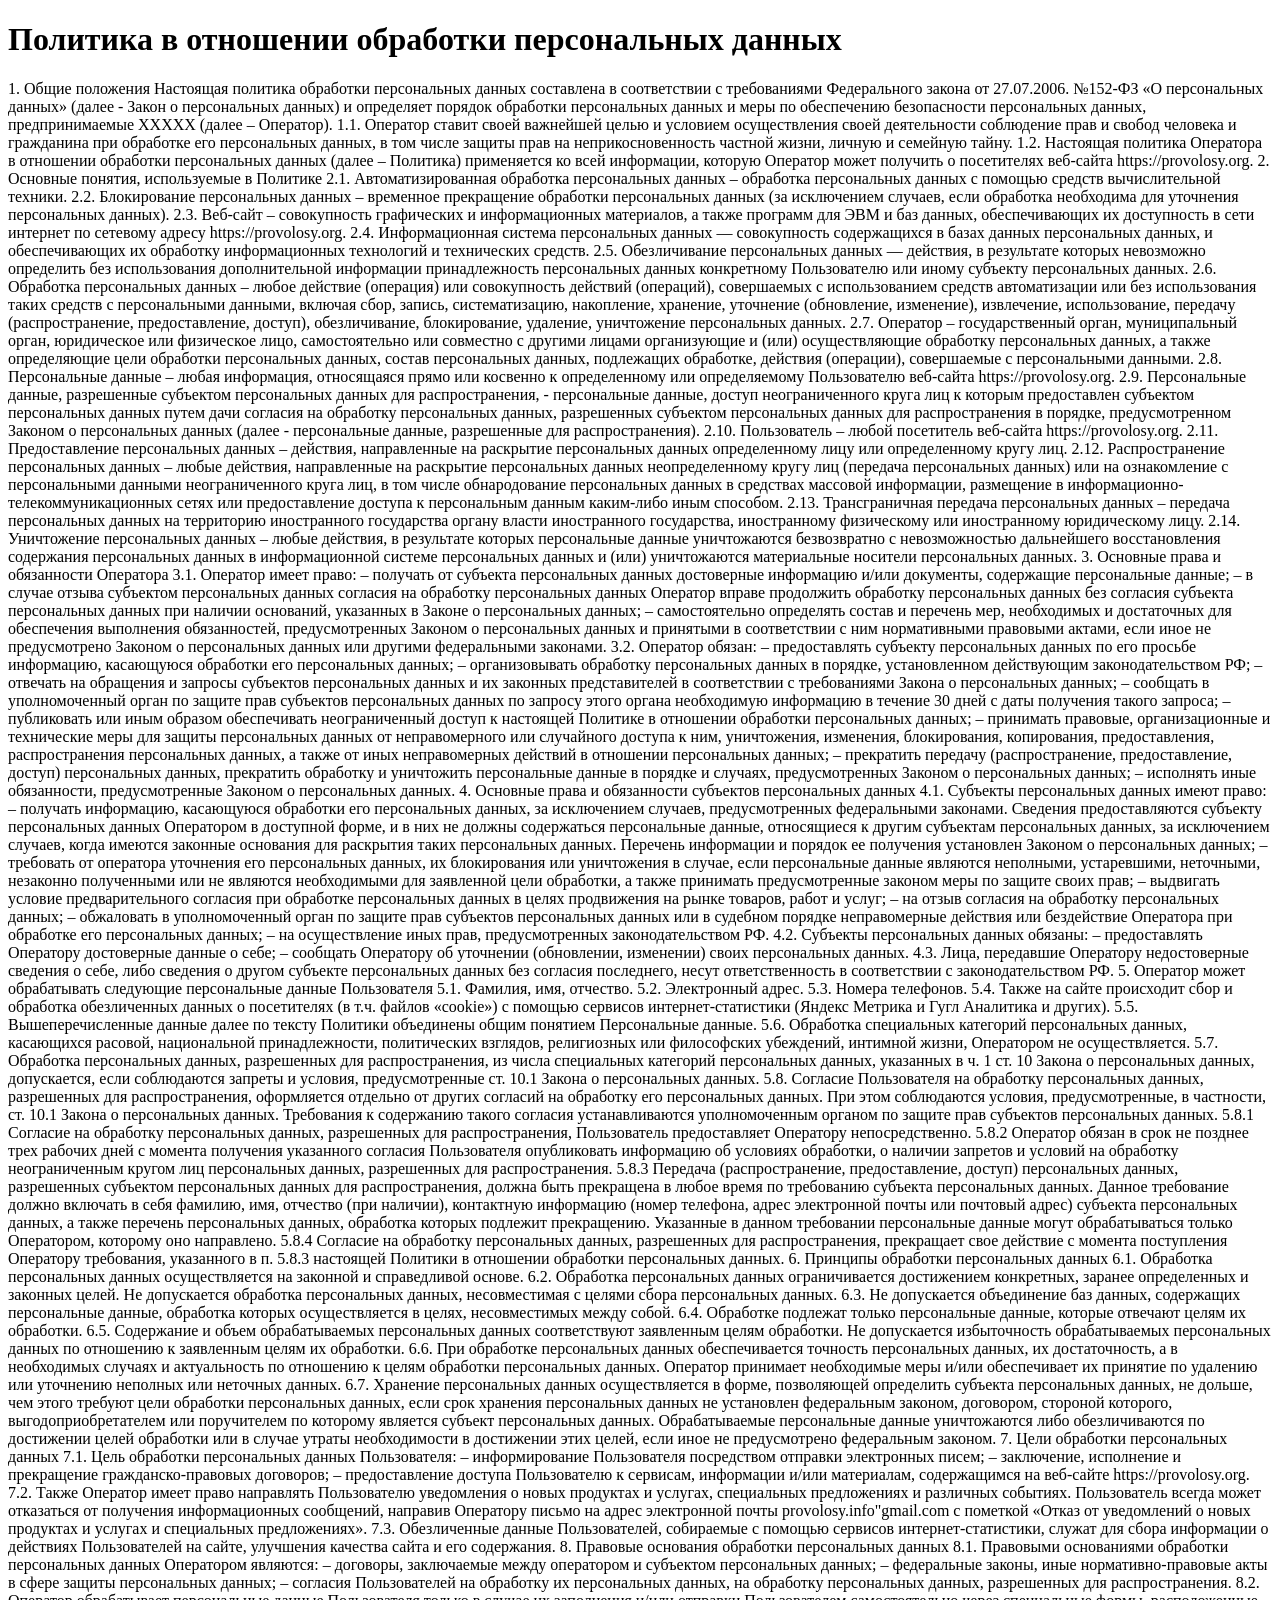
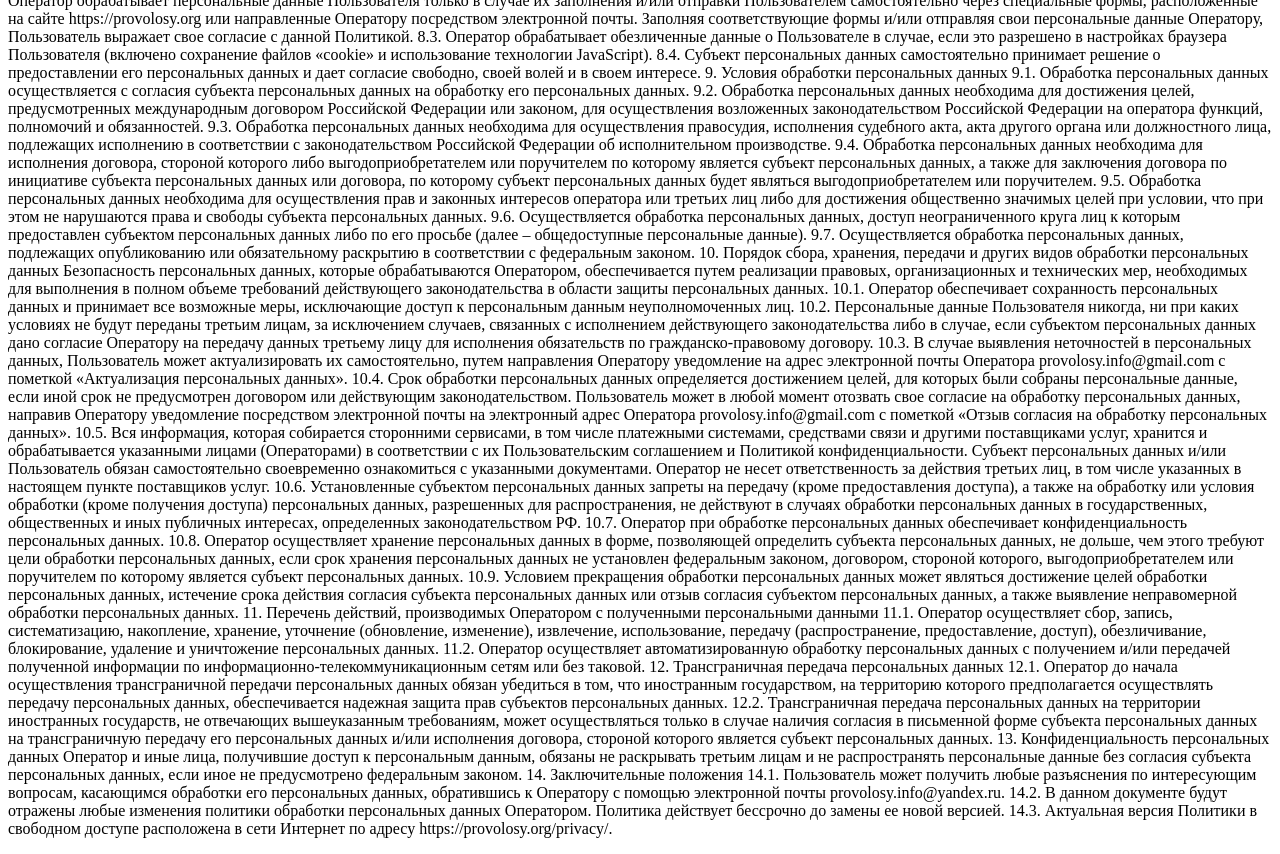
<file: politika.html>
<!DOCTYPE html>
<html lang="en">
<head>
    <meta charset="UTF-8">
    <meta http-equiv="X-UA-Compatible" content="IE=edge">
    <meta name="viewport" content="width=device-width, initial-scale=1.0">
    <title>Политика конфиденциальности</title>
</head>
<body>
    <p class="text">
        <h1>Политика в отношении обработки персональных данных</h1>
        
        1. Общие положения
        
        Настоящая политика обработки персональных данных составлена в соответствии с требованиями Федерального закона от
        27.07.2006. №152-ФЗ «О персональных данных» (далее - Закон о персональных данных) и определяет порядок обработки
        персональных данных и меры по обеспечению безопасности персональных данных, предпринимаемые XXXXX (далее – Оператор).
        1.1. Оператор ставит своей важнейшей целью и условием осуществления своей деятельности соблюдение прав и свобод человека
        и гражданина при обработке его персональных данных, в том числе защиты прав на неприкосновенность частной жизни, личную
        и семейную тайну.
        1.2. Настоящая политика Оператора в отношении обработки персональных данных (далее – Политика) применяется ко всей
        информации, которую Оператор может получить о посетителях веб-сайта https://provolosy.org.
        
        2. Основные понятия, используемые в Политике
        
        2.1. Автоматизированная обработка персональных данных – обработка персональных данных с помощью средств вычислительной
        техники.
        2.2. Блокирование персональных данных – временное прекращение обработки персональных данных (за исключением случаев,
        если обработка необходима для уточнения персональных данных).
        2.3. Веб-сайт – совокупность графических и информационных материалов, а также программ для ЭВМ и баз данных,
        обеспечивающих их доступность в сети интернет по сетевому адресу https://provolosy.org.
        2.4. Информационная система персональных данных — совокупность содержащихся в базах данных персональных данных, и
        обеспечивающих их обработку информационных технологий и технических средств.
        2.5. Обезличивание персональных данных — действия, в результате которых невозможно определить без использования
        дополнительной информации принадлежность персональных данных конкретному Пользователю или иному субъекту персональных
        данных.
        2.6. Обработка персональных данных – любое действие (операция) или совокупность действий (операций), совершаемых с
        использованием средств автоматизации или без использования таких средств с персональными данными, включая сбор, запись,
        систематизацию, накопление, хранение, уточнение (обновление, изменение), извлечение, использование, передачу
        (распространение, предоставление, доступ), обезличивание, блокирование, удаление, уничтожение персональных данных.
        2.7. Оператор – государственный орган, муниципальный орган, юридическое или физическое лицо, самостоятельно или
        совместно с другими лицами организующие и (или) осуществляющие обработку персональных данных, а также определяющие цели
        обработки персональных данных, состав персональных данных, подлежащих обработке, действия (операции), совершаемые с
        персональными данными.
        2.8. Персональные данные – любая информация, относящаяся прямо или косвенно к определенному или определяемому
        Пользователю веб-сайта https://provolosy.org.
        2.9. Персональные данные, разрешенные субъектом персональных данных для распространения, - персональные данные, доступ
        неограниченного круга лиц к которым предоставлен субъектом персональных данных путем дачи согласия на обработку
        персональных данных, разрешенных субъектом персональных данных для распространения в порядке, предусмотренном Законом о
        персональных данных (далее - персональные данные, разрешенные для распространения).
        2.10. Пользователь – любой посетитель веб-сайта https://provolosy.org.
        2.11. Предоставление персональных данных – действия, направленные на раскрытие персональных данных определенному лицу
        или определенному кругу лиц.
        2.12. Распространение персональных данных – любые действия, направленные на раскрытие персональных данных
        неопределенному кругу лиц (передача персональных данных) или на ознакомление с персональными данными неограниченного
        круга лиц, в том числе обнародование персональных данных в средствах массовой информации, размещение в
        информационно-телекоммуникационных сетях или предоставление доступа к персональным данным каким-либо иным способом.
        2.13. Трансграничная передача персональных данных – передача персональных данных на территорию иностранного государства
        органу власти иностранного государства, иностранному физическому или иностранному юридическому лицу.
        2.14. Уничтожение персональных данных – любые действия, в результате которых персональные данные уничтожаются
        безвозвратно с невозможностью дальнейшего восстановления содержания персональных данных в информационной системе
        персональных данных и (или) уничтожаются материальные носители персональных данных.
        
        3. Основные права и обязанности Оператора
        
        3.1. Оператор имеет право:
        – получать от субъекта персональных данных достоверные информацию и/или документы, содержащие персональные данные;
        – в случае отзыва субъектом персональных данных согласия на обработку персональных данных Оператор вправе продолжить
        обработку персональных данных без согласия субъекта персональных данных при наличии оснований, указанных в Законе о
        персональных данных;
        – самостоятельно определять состав и перечень мер, необходимых и достаточных для обеспечения выполнения обязанностей,
        предусмотренных Законом о персональных данных и принятыми в соответствии с ним нормативными правовыми актами, если иное
        не предусмотрено Законом о персональных данных или другими федеральными законами.
        3.2. Оператор обязан:
        – предоставлять субъекту персональных данных по его просьбе информацию, касающуюся обработки его персональных данных;
        – организовывать обработку персональных данных в порядке, установленном действующим законодательством РФ;
        – отвечать на обращения и запросы субъектов персональных данных и их законных представителей в соответствии с
        требованиями Закона о персональных данных;
        – сообщать в уполномоченный орган по защите прав субъектов персональных данных по запросу этого органа необходимую
        информацию в течение 30 дней с даты получения такого запроса;
        – публиковать или иным образом обеспечивать неограниченный доступ к настоящей Политике в отношении обработки
        персональных данных;
        – принимать правовые, организационные и технические меры для защиты персональных данных от неправомерного или случайного
        доступа к ним, уничтожения, изменения, блокирования, копирования, предоставления, распространения персональных данных, а
        также от иных неправомерных действий в отношении персональных данных;
        – прекратить передачу (распространение, предоставление, доступ) персональных данных, прекратить обработку и уничтожить
        персональные данные в порядке и случаях, предусмотренных Законом о персональных данных;
        – исполнять иные обязанности, предусмотренные Законом о персональных данных.
        
        4. Основные права и обязанности субъектов персональных данных
        
        4.1. Субъекты персональных данных имеют право:
        – получать информацию, касающуюся обработки его персональных данных, за исключением случаев, предусмотренных
        федеральными законами. Сведения предоставляются субъекту персональных данных Оператором в доступной форме, и в них не
        должны содержаться персональные данные, относящиеся к другим субъектам персональных данных, за исключением случаев,
        когда имеются законные основания для раскрытия таких персональных данных. Перечень информации и порядок ее получения
        установлен Законом о персональных данных;
        – требовать от оператора уточнения его персональных данных, их блокирования или уничтожения в случае, если персональные
        данные являются неполными, устаревшими, неточными, незаконно полученными или не являются необходимыми для заявленной
        цели обработки, а также принимать предусмотренные законом меры по защите своих прав;
        – выдвигать условие предварительного согласия при обработке персональных данных в целях продвижения на рынке товаров,
        работ и услуг;
        – на отзыв согласия на обработку персональных данных;
        – обжаловать в уполномоченный орган по защите прав субъектов персональных данных или в судебном порядке неправомерные
        действия или бездействие Оператора при обработке его персональных данных;
        – на осуществление иных прав, предусмотренных законодательством РФ.
        4.2. Субъекты персональных данных обязаны:
        – предоставлять Оператору достоверные данные о себе;
        – сообщать Оператору об уточнении (обновлении, изменении) своих персональных данных.
        4.3. Лица, передавшие Оператору недостоверные сведения о себе, либо сведения о другом субъекте персональных данных без
        согласия последнего, несут ответственность в соответствии с законодательством РФ.
        
        5. Оператор может обрабатывать следующие персональные данные Пользователя
        
        5.1. Фамилия, имя, отчество.
        5.2. Электронный адрес.
        5.3. Номера телефонов.
        5.4. Также на сайте происходит сбор и обработка обезличенных данных о посетителях (в т.ч. файлов «cookie») с помощью
        сервисов интернет-статистики (Яндекс Метрика и Гугл Аналитика и других).
        5.5. Вышеперечисленные данные далее по тексту Политики объединены общим понятием Персональные данные.
        5.6. Обработка специальных категорий персональных данных, касающихся расовой, национальной принадлежности, политических
        взглядов, религиозных или философских убеждений, интимной жизни, Оператором не осуществляется.
        5.7. Обработка персональных данных, разрешенных для распространения, из числа специальных категорий персональных данных,
        указанных в ч. 1 ст. 10 Закона о персональных данных, допускается, если соблюдаются запреты и условия, предусмотренные
        ст. 10.1 Закона о персональных данных.
        5.8. Согласие Пользователя на обработку персональных данных, разрешенных для распространения, оформляется отдельно от
        других согласий на обработку его персональных данных. При этом соблюдаются условия, предусмотренные, в частности, ст.
        10.1 Закона о персональных данных. Требования к содержанию такого согласия устанавливаются уполномоченным органом по
        защите прав субъектов персональных данных.
        5.8.1 Согласие на обработку персональных данных, разрешенных для распространения, Пользователь предоставляет Оператору
        непосредственно.
        5.8.2 Оператор обязан в срок не позднее трех рабочих дней с момента получения указанного согласия Пользователя
        опубликовать информацию об условиях обработки, о наличии запретов и условий на обработку неограниченным кругом лиц
        персональных данных, разрешенных для распространения.
        5.8.3 Передача (распространение, предоставление, доступ) персональных данных, разрешенных субъектом персональных данных
        для распространения, должна быть прекращена в любое время по требованию субъекта персональных данных. Данное требование
        должно включать в себя фамилию, имя, отчество (при наличии), контактную информацию (номер телефона, адрес электронной
        почты или почтовый адрес) субъекта персональных данных, а также перечень персональных данных, обработка которых подлежит
        прекращению. Указанные в данном требовании персональные данные могут обрабатываться только Оператором, которому оно
        направлено.
        5.8.4 Согласие на обработку персональных данных, разрешенных для распространения, прекращает свое действие с момента
        поступления Оператору требования, указанного в п. 5.8.3 настоящей Политики в отношении обработки персональных данных.
        
        6. Принципы обработки персональных данных
        
        6.1. Обработка персональных данных осуществляется на законной и справедливой основе.
        6.2. Обработка персональных данных ограничивается достижением конкретных, заранее определенных и законных целей. Не
        допускается обработка персональных данных, несовместимая с целями сбора персональных данных.
        6.3. Не допускается объединение баз данных, содержащих персональные данные, обработка которых осуществляется в целях,
        несовместимых между собой.
        6.4. Обработке подлежат только персональные данные, которые отвечают целям их обработки.
        6.5. Содержание и объем обрабатываемых персональных данных соответствуют заявленным целям обработки. Не допускается
        избыточность обрабатываемых персональных данных по отношению к заявленным целям их обработки.
        6.6. При обработке персональных данных обеспечивается точность персональных данных, их достаточность, а в необходимых
        случаях и актуальность по отношению к целям обработки персональных данных. Оператор принимает необходимые меры и/или
        обеспечивает их принятие по удалению или уточнению неполных или неточных данных.
        6.7. Хранение персональных данных осуществляется в форме, позволяющей определить субъекта персональных данных, не
        дольше, чем этого требуют цели обработки персональных данных, если срок хранения персональных данных не установлен
        федеральным законом, договором, стороной которого, выгодоприобретателем или поручителем по которому является субъект
        персональных данных. Обрабатываемые персональные данные уничтожаются либо обезличиваются по достижении целей обработки
        или в случае утраты необходимости в достижении этих целей, если иное не предусмотрено федеральным законом.
        
        7. Цели обработки персональных данных
        
        7.1. Цель обработки персональных данных Пользователя:
        – информирование Пользователя посредством отправки электронных писем;
        – заключение, исполнение и прекращение гражданско-правовых договоров;
        – предоставление доступа Пользователю к сервисам, информации и/или материалам, содержащимся на веб-сайте
        https://provolosy.org.
        7.2. Также Оператор имеет право направлять Пользователю уведомления о новых продуктах и услугах, специальных
        предложениях и различных событиях. Пользователь всегда может отказаться от получения информационных сообщений, направив
        Оператору письмо на адрес электронной почты provolosy.info"gmail.com с пометкой «Отказ от уведомлений о новых продуктах
        и услугах и специальных предложениях».
        7.3. Обезличенные данные Пользователей, собираемые с помощью сервисов интернет-статистики, служат для сбора информации о
        действиях Пользователей на сайте, улучшения качества сайта и его содержания.
        
        8. Правовые основания обработки персональных данных
        
        8.1. Правовыми основаниями обработки персональных данных Оператором являются:
        – договоры, заключаемые между оператором и субъектом персональных данных;
        – федеральные законы, иные нормативно-правовые акты в сфере защиты персональных данных;
        – согласия Пользователей на обработку их персональных данных, на обработку персональных данных, разрешенных для
        распространения.
        8.2. Оператор обрабатывает персональные данные Пользователя только в случае их заполнения и/или отправки Пользователем
        самостоятельно через специальные формы, расположенные на сайте https://provolosy.org или направленные Оператору
        посредством электронной почты. Заполняя соответствующие формы и/или отправляя свои персональные данные Оператору,
        Пользователь выражает свое согласие с данной Политикой.
        8.3. Оператор обрабатывает обезличенные данные о Пользователе в случае, если это разрешено в настройках браузера
        Пользователя (включено сохранение файлов «cookie» и использование технологии JavaScript).
        8.4. Субъект персональных данных самостоятельно принимает решение о предоставлении его персональных данных и дает
        согласие свободно, своей волей и в своем интересе.
        
        9. Условия обработки персональных данных
        
        9.1. Обработка персональных данных осуществляется с согласия субъекта персональных данных на обработку его персональных
        данных.
        9.2. Обработка персональных данных необходима для достижения целей, предусмотренных международным договором Российской
        Федерации или законом, для осуществления возложенных законодательством Российской Федерации на оператора функций,
        полномочий и обязанностей.
        9.3. Обработка персональных данных необходима для осуществления правосудия, исполнения судебного акта, акта другого
        органа или должностного лица, подлежащих исполнению в соответствии с законодательством Российской Федерации об
        исполнительном производстве.
        9.4. Обработка персональных данных необходима для исполнения договора, стороной которого либо выгодоприобретателем или
        поручителем по которому является субъект персональных данных, а также для заключения договора по инициативе субъекта
        персональных данных или договора, по которому субъект персональных данных будет являться выгодоприобретателем или
        поручителем.
        9.5. Обработка персональных данных необходима для осуществления прав и законных интересов оператора или третьих лиц либо
        для достижения общественно значимых целей при условии, что при этом не нарушаются права и свободы субъекта персональных
        данных.
        9.6. Осуществляется обработка персональных данных, доступ неограниченного круга лиц к которым предоставлен субъектом
        персональных данных либо по его просьбе (далее – общедоступные персональные данные).
        9.7. Осуществляется обработка персональных данных, подлежащих опубликованию или обязательному раскрытию в соответствии с
        федеральным законом.
        
        10. Порядок сбора, хранения, передачи и других видов обработки персональных данных
        
        Безопасность персональных данных, которые обрабатываются Оператором, обеспечивается путем реализации правовых,
        организационных и технических мер, необходимых для выполнения в полном объеме требований действующего законодательства в
        области защиты персональных данных.
        10.1. Оператор обеспечивает сохранность персональных данных и принимает все возможные меры, исключающие доступ к
        персональным данным неуполномоченных лиц.
        10.2. Персональные данные Пользователя никогда, ни при каких условиях не будут переданы третьим лицам, за исключением
        случаев, связанных с исполнением действующего законодательства либо в случае, если субъектом персональных данных дано
        согласие Оператору на передачу данных третьему лицу для исполнения обязательств по гражданско-правовому договору.
        10.3. В случае выявления неточностей в персональных данных, Пользователь может актуализировать их самостоятельно, путем
        направления Оператору уведомление на адрес электронной почты Оператора provolosy.info@gmail.com с пометкой «Актуализация
        персональных данных».
        10.4. Срок обработки персональных данных определяется достижением целей, для которых были собраны персональные данные,
        если иной срок не предусмотрен договором или действующим законодательством.
        Пользователь может в любой момент отозвать свое согласие на обработку персональных данных, направив Оператору
        уведомление посредством электронной почты на электронный адрес Оператора provolosy.info@gmail.com с пометкой «Отзыв
        согласия на обработку персональных данных».
        10.5. Вся информация, которая собирается сторонними сервисами, в том числе платежными системами, средствами связи и
        другими поставщиками услуг, хранится и обрабатывается указанными лицами (Операторами) в соответствии с их
        Пользовательским соглашением и Политикой конфиденциальности. Субъект персональных данных и/или Пользователь обязан
        самостоятельно своевременно ознакомиться с указанными документами. Оператор не несет ответственность за действия третьих
        лиц, в том числе указанных в настоящем пункте поставщиков услуг.
        10.6. Установленные субъектом персональных данных запреты на передачу (кроме предоставления доступа), а также на
        обработку или условия обработки (кроме получения доступа) персональных данных, разрешенных для распространения, не
        действуют в случаях обработки персональных данных в государственных, общественных и иных публичных интересах,
        определенных законодательством РФ.
        10.7. Оператор при обработке персональных данных обеспечивает конфиденциальность персональных данных.
        10.8. Оператор осуществляет хранение персональных данных в форме, позволяющей определить субъекта персональных данных,
        не дольше, чем этого требуют цели обработки персональных данных, если срок хранения персональных данных не установлен
        федеральным законом, договором, стороной которого, выгодоприобретателем или поручителем по которому является субъект
        персональных данных.
        10.9. Условием прекращения обработки персональных данных может являться достижение целей обработки персональных данных,
        истечение срока действия согласия субъекта персональных данных или отзыв согласия субъектом персональных данных, а также
        выявление неправомерной обработки персональных данных.
        
        11. Перечень действий, производимых Оператором с полученными персональными данными
        
        11.1. Оператор осуществляет сбор, запись, систематизацию, накопление, хранение, уточнение (обновление, изменение),
        извлечение, использование, передачу (распространение, предоставление, доступ), обезличивание, блокирование, удаление и
        уничтожение персональных данных.
        11.2. Оператор осуществляет автоматизированную обработку персональных данных с получением и/или передачей полученной
        информации по информационно-телекоммуникационным сетям или без таковой.
        
        12. Трансграничная передача персональных данных
        
        12.1. Оператор до начала осуществления трансграничной передачи персональных данных обязан убедиться в том, что
        иностранным государством, на территорию которого предполагается осуществлять передачу персональных данных,
        обеспечивается надежная защита прав субъектов персональных данных.
        12.2. Трансграничная передача персональных данных на территории иностранных государств, не отвечающих вышеуказанным
        требованиям, может осуществляться только в случае наличия согласия в письменной форме субъекта персональных данных на
        трансграничную передачу его персональных данных и/или исполнения договора, стороной которого является субъект
        персональных данных.
        
        13. Конфиденциальность персональных данных
        
        Оператор и иные лица, получившие доступ к персональным данным, обязаны не раскрывать третьим лицам и не распространять
        персональные данные без согласия субъекта персональных данных, если иное не предусмотрено федеральным законом.
        
        14. Заключительные положения
        
        14.1. Пользователь может получить любые разъяснения по интересующим вопросам, касающимся обработки его персональных
        данных, обратившись к Оператору с помощью электронной почты provolosy.info@yandex.ru.
        14.2. В данном документе будут отражены любые изменения политики обработки персональных данных Оператором. Политика
        действует бессрочно до замены ее новой версией.
        14.3. Актуальная версия Политики в свободном доступе расположена в сети Интернет по адресу
        https://provolosy.org/privacy/.

    </p>
</body>
</html>
</file>
<file: css/style.css>
html {
  box-sizing: border-box;
}

*,
*::after,
*::before {
  box-sizing: inherit;
}

ul,
ol {
  padding: 0;
}

body,
h1,
h2,
h3,
h4,
h5,
h6,
p,
ul,
ol,
li,
blockquote {
  margin: 0;
}

h1,
h2,
h3,
h4,
h5,
h6,
p,
input,
button,
textarea,
select {
  font: inherit;
}

input,
textarea {
  border: none;
}

img {
  max-width: 100%;
  display: block;
}

button {
  cursor: pointer;
  padding: 0;
  border: none;
  background-color: transparent;
}

a {
  text-decoration: none;
  color: inherit;
}

ul {
  list-style: none;
}

body {
  font-family: "Roboto", sans-serif;
}

body {
  display: flex;
  flex-direction: column;
  font-family: "Roboto", sans-serif;
  font-size: 16px;
  line-height: 1.2;
  height: 100%;
}

.container {
  max-width: 1220px;
  padding: 0 10px;
  margin: 0 auto;
}

.header {
  z-index: 10;
  flex: 0 0 auto;
  background-color: #212429;
  margin-top: 75px;
}

.navbar {
  z-index: 10;
  position: fixed;
  left: 0;
  top: 0;
  width: 100%;
  height: 80px;
  background: #15a07da2;
}

.navbar__wrap {
  display: flex;
  justify-content: center;
  height: 100%;
}

.hamb {
  display: none;
}

.popup {
  display: none;
}

.menu > li > a {
  text-decoration: none;
}

.navbar__wrap .menu {
  display: flex;
}

.navbar__wrap .menu > li {
  display: flex;
  align-items: stretch;
}

.navbar__wrap .menu > li > a {
  font-weight: 700;
  font-size: 20px;
  display: flex;
  align-items: center;
  padding: 28px 30px;
  color: rgb(255, 255, 255);
}

.navbar__wrap .menu > li > a:hover {
  border-radius: 5px;
  background-color: rgba(180, 139, 25, 0.904);
}

@media (max-width: 767px) {
  .navbar__wrap .menu {
    display: none;
  }
  .hamb {
    display: flex;
    align-items: center;
  }
  .navbar__wrap {
    position: absolute;
    left: 10px;
  }
  .hamb__field {
    padding: 10px 20px;
    cursor: pointer;
  }
  .bar {
    display: block;
    width: 30px;
    height: 3px;
    margin: 6px auto;
    background-color: #fff;
    transition: 0.2s;
  }
  .popup {
    position: fixed;
    top: 75px;
    left: -100%;
    width: 100%;
    height: 100%;
    background-color: #129e7bf1;
    z-index: 100;
    display: flex;
    transition: 0.3s;
  }
  .popup.open {
    left: 0;
  }
  .popup .menu {
    width: 100%;
    height: 100%;
    display: flex;
    flex-direction: column;

    padding: 40px 0;
    overflow: auto;
  }
  .popup .menu > li {
    width: 100%;
  }
  .popup .menu > li > a {
    width: 100%;
    display: flex;
    justify-content: center;
    padding: 30px 0;
    font-size: 20px;
    font-weight: bold;
    color: #ffffff;
  }
  .popup .menu > li > a:hover {
    background-color: rgba(180, 139, 25, 0.904);
  }

  .hamb__field.active .bar:nth-child(2) {
    opacity: 0;
  }
  .hamb__field.active .bar:nth-child(1) {
    transform: translateY(8px) rotate(45deg);
  }
  .hamb__field.active .bar:nth-child(3) {
    transform: translateY(-8px) rotate(-45deg);
  }
  body.noscroll {
    overflow: hidden;
  }
}

.header__start {
  top: 85px;
  max-width: 508px;
  font-weight: 700;
  font-size: 20px;
  line-height: 23px;
  color: #ffffff;
  padding: 28px 38px 33px 71px;
  background-color: #15a07d;
  box-shadow: 0px 2px 5px #2a9e81;
  position: relative;
}

.header__start::before {
  position: absolute;
  content: "";
  width: 41px;
  height: 41px;
  background-image: url("../images/start-time-before.svg");
  background-size: contain;
  background-repeat: no-repeat;
  top: 19px;
  left: 21px;
}

.header__box {
  display: flex;
  justify-content: space-between;
  align-items: flex-end;
}

.header__info {
  padding: 100px 35px 60px;
  margin-right: 15px;
}

.header__author {
  max-width: 372px;
  font-weight: 700;
  font-size: 20px;
  line-height: 23px;
  color: #198d6c;
  margin-bottom: 34px;
}

.header__title {
  max-width: 300px;
  font-weight: 700;
  font-size: 25px;
  line-height: 29px;
  color: #000000;
  margin-bottom: 26px;
}

.header__candidate {
  font-weight: 400;
  font-size: 18px;
  line-height: 21px;
  color: #737372;
  margin-bottom: 27px;
}

.header__candidate span {
  font-weight: 700;
  font-size: 25px;
  line-height: 29px;
  color: #000000;
  display: block;
}

.header__items {
  margin-bottom: 35px;
}

.header__item {
  font-weight: 400;
  font-size: 18px;
  line-height: 21px;
  margin-left: 35px;
  position: relative;
}

.header__item::before {
  position: absolute;
  content: "";
  width: 16px;
  height: 16px;
  background-image: url("../images/green-tick.svg");
  background-repeat: no-repeat;
  background-size: contain;
  margin-left: -28px;
}

.header__item:not(:last-child) {
  margin-bottom: 18px;
}

.button {
  background-color: #0351c1;
  border-radius: 5px;
  max-width: 225px;
  width: 100%;
  font-weight: 400;
  font-size: 17px;
  line-height: 20px;
  color: #fff;
  padding: 19px 52px;
}

.header__button {
  background-color: #0351c1;
  border-radius: 5px;
  max-width: 225px;
  width: 100%;
  font-weight: 400;
  font-size: 17px;
  line-height: 20px;
  color: #fff;
  padding: 19px 30px;
}

.button:hover {
  background-color: #2063c2;
}

.option__button-1 {
  display: block;
  margin: 0 auto;
  background-color: #0351c1;
  border-radius: 5px;
  max-width: 217px;
  width: 100%;
  font-weight: 400;
  font-size: 17px;
  line-height: 20px;
  color: #fff;
  padding: 19px 78px;
}

.option__button-1:hover {
  background-color: #1a6ee2;
}
.question {
  margin: 50px 0 100px;
}

.question__title {
  font-weight: 700;
  font-size: 33px;
  line-height: 39px;
  text-align: center;
  margin-bottom: 60px;
}

.question__cards {
  display: grid;
  grid-template-columns: repeat(auto-fill, minmax(560px, 560px));
  grid-gap: 75px;
  justify-content: center;
  margin-bottom: 75px;
}

.question__card {
  height: 170px;
  border: 1px solid #188d6c;
  box-shadow: 0px 4px 7px rgba(34, 0, 68, 0.25);
  border-radius: 10px;
  background-color: #fff;
  padding: 20px 10px 20px 140px;
  position: relative;
}

.question__card-title {
  font-weight: 400;
  font-size: 22px;
  line-height: 26px;
  color: #1e9175;
  margin-bottom: 10px;
}

.question__text {
  font-weight: 300;
  font-size: 16px;
  line-height: 19px;
}

.question__card::before {
  position: absolute;
  content: "";
  width: 100px;
  height: 100px;
  top: 35px;
  left: 18px;
  background-repeat: no-repeat;
  background-size: contain;
}

.question__card-1::before {
  background-image: url("../images/card-1.png");
}

.question__card-2::before {
  background-image: url("../images/card-2.png");
}

.question__card-3::before {
  background-image: url("../images/card-3.png");
}

.question__card-4::before {
  background-image: url("../images/card-4.png");
}

.question__card-bottom {
  background: #ffffff;
  border: 1px solid #1e9175;
  box-shadow: 0px 4px 7px rgba(34, 0, 68, 0.25);
  border-radius: 10px;
  max-width: 1200px;
  padding: 24px;
  text-align: center;
}

.question__card-bottom--title {
  font-weight: 700;
  font-size: 22px;
  line-height: 26px;
  color: #1e9175;
  margin-bottom: 15px;
}

.question__card-bottom--text {
  font-weight: 300;
  font-size: 17px;
  line-height: 20px;
}

.expectation__title {
  font-weight: 700;
  font-size: 33px;
  line-height: 39px;
  text-align: center;
  margin-bottom: 18px;
}

.expectation__box {
  padding: 90px 0 48px;
  background: #fff8e3;
}

.expectation__cards {
  display: grid;
  grid-template-columns: repeat(auto-fill, minmax(300px, 300px));
  grid-column-gap: 148px;
  grid-row-gap: 75px;
  justify-content: center;
  margin-bottom: 52px;
}

.expectation__card {
  height: 300px;
  background: #ffffff;
  border: 1px solid #1e9175;
  box-shadow: 0px 4px 7px rgba(34, 0, 68, 0.25);
  border-radius: 10px;
  padding: 50px 20px 0 15px;
}

.expectation__card-title {
  font-weight: 400;
  font-size: 22px;
  line-height: 26px;
  color: #1e9175;
  margin-bottom: 20px;
}

.expectation__text {
  font-weight: 300;
  font-size: 15px;
  line-height: 17px;
}

.expectation__button,
.result__button {
  display: block;
  margin: 0 auto;
}

.result {
  margin: 120px 0 140px;
}

.result__title {
  font-weight: 700;
  font-size: 33px;
  line-height: 39px;
  margin-bottom: 56px;
  text-align: center;
}

.result__slider {
  margin-bottom: 50px;
}

.result__slider img {
  margin: 0 auto;
}

.result__slider-images {
  width: 266.88px;
  height: 350px;
}

.slick-btn {
  position: absolute;
  top: 50%;
  transform: translateY(-50%);
  z-index: 5;
}

.slick-prev {
  left: 230px;
}

.slick-next {
  right: 230px;
}

.who {
  background-color: #fff8e3;
  padding: 80px 10px 80px;
}

.who__box {
  max-width: 1330px;
  margin: 0 auto 100px;
  display: flex;
  justify-content: space-between;
}

.who__info {
  max-width: 600px;
  background: #ffffff;
  border: 1px solid #198d6c;
  box-shadow: 4px 4px 15px rgba(25, 141, 108, 0.3);
  border-radius: 10px;
  padding: 30px 50px 10px 50px;
}

.who__title {
  font-weight: 500;
  font-size: 33px;
  line-height: 39px;
  margin-bottom: 56px;
}

.who__text {
  font-weight: 700;
  font-size: 27px;
  line-height: 32px;
  letter-spacing: 0.05em;
  color: #158c6d;
  margin-bottom: 30px;
}

.who__item {
  font-weight: 400;
  font-size: 17px;
  line-height: 20px;
  margin-left: 28px;
  position: relative;
}

.who__item::before {
  position: absolute;
  content: "";
  width: 16px;
  height: 16px;
  background-image: url("../images/green-tick.svg");
  margin-left: -28px;
  background-repeat: no-repeat;
  background-size: contain;
}

.who__item:not(:last-child) {
  margin-bottom: 60px;
}

.who__cards {
  max-width: 1292px;
  display: grid;
  grid-template-columns: repeat(auto-fill, minmax(357px, 357px));
  grid-column-gap: 110px;
  grid-row-gap: 60px;
  justify-content: center;
  margin: 0 auto;
}

.who__card {
  background: #ffffff;
  border: 1px solid #118a6c;
  box-shadow: 4px 4px 7px rgba(22, 140, 109, 0.35);
  border-radius: 10px;
  padding: 40px 26px 0;
}

.who__card-title {
  font-weight: 400;
  font-size: 22px;
  line-height: 26px;
  height: 70px;
}

.who__card-line {
  background-color: #1e9175;
  height: 2px;
  border: 0;
  margin-bottom: 35px;
}

.who__card-title--green {
  font-weight: 400;
  font-size: 20px;
  line-height: 23px;
  color: #1e9175;
  margin-bottom: 14px;
}

.who__card-text {
  font-weight: 300;
  font-size: 16px;
  line-height: 19px;
  color: #2f2f2f;
  margin-bottom: 16px;
}

.diploma {
  padding: 80px 0 50px;
}

.diploma__title {
  font-weight: 700;
  font-size: 33px;
  line-height: 39px;
  text-align: center;
}

.diploma__slider {
  padding: 46px 0 80px;
}

.diploma__slider img {
  margin: 0 auto;
}

.diploma__slider-images {
  width: 560px;
  height: 350px;
}

.reviews {
  padding-bottom: 60px;
}

.reviews__slider-box {
  background-color: #fff8e3;
  margin: 0 auto;
  padding: 40px 0 50px;
}

.reviews__title {
  font-weight: 700;
  font-size: 33px;
  line-height: 39px;
  text-align: center;
}

.reviews__slider {
  max-width: 1200px;
  margin-bottom: 50px;
}

.reviews__slider img {
  margin: 0 auto;
}

.reviews__slider-images {
  width: 225px;
  height: 500px;
}

.reviews__button {
  display: block;
  margin: 0 auto;
}

.format {
  padding-bottom: 40px;
}

.format__title {
  font-weight: 700;
  font-size: 40px;
  line-height: 47px;
  text-align: center;
  margin-bottom: 15px;
}

.format__box {
  display: flex;
  justify-content: space-between;
  align-items: center;
}

.format__items {
  max-width: 543px;
  position: relative;
}

.format__items::before {
  position: absolute;
  content: "";
  border: 2px solid #1e9175;
  transform: rotate(0deg);
  height: 300px;
  top: 30px;
  left: 28px;
}

.format__item {
  font-weight: 300;
  font-size: 22px;
  line-height: 26px;
  color: #474747;
  margin-left: 75px;
  position: relative;
  display: flex;
  align-items: center;
}

.format__item:not(:last-child) {
  margin-bottom: 64px;
}

.format__item span {
  position: absolute;
  left: -75px;
  font-weight: 700;
  font-size: 40px;
  line-height: 47px;
  color: #ffffff;
  width: 60px;
  height: 60px;
  background-color: #1e9175;
  border-radius: 50%;
  display: flex;
  justify-content: center;
  align-items: center;
}

.included,
.hairdresser {
  padding-bottom: 90px;
}

.included__title {
  font-weight: 700;
  font-size: 40px;
  line-height: 47px;
  text-align: center;
}

.included__box,
.hairdresser__box {
  background-color: #fff8e3;
  padding: 55px 0 60px;
}

.included__box-title,
.hairdresser__box-title {
  font-weight: 700;
  font-size: 33px;
  line-height: 39px;
  color: #1e9175;
  text-align: center;
  margin-bottom: 60px;
}

.included__cards,
.hairdresser__cards {
  display: grid;
  grid-template-columns: repeat(auto-fill, minmax(580px, 580px));
  grid-gap: 36px;
  justify-content: center;
  margin-bottom: 80px;
}

.included__card,
.hairdresser__card {
  height: 326px;
  background: #ffffff;
  border: 1px solid #1e9175;
  box-shadow: 0px 4px 7px rgba(34, 0, 68, 0.25);
  border-radius: 10px;
  padding: 24px 46px;
  position: relative;
}

.included__card-title,
.hairdresser__card-title {
  font-weight: 700;
  font-size: 35px;
  line-height: 41px;
  color: #1e9175;
  margin-bottom: 16px;
}

.included__button,
.hairdresser__button {
  display: block;
  margin: 0 auto;
}

.included__item,
.hairdresser__item {
  list-style: disc;
  font-weight: 300;
  font-size: 15px;
  line-height: 16px;
}

.hairdresser__item-1 {
  margin-bottom: 12px;
  /* font-weight: 300;
  font-size: 14px;
  line-height: 16px; */
}

.included__item:not(:last-child),
.hairdresser__item:not(:last-child) {
  margin-bottom: 7px;
}

.included__item-bottom,
.hairdresser__item-bottom {
  position: absolute;
  font-weight: 400;
  bottom: 60px;
  max-width: 400px;
}

.option {
  padding-bottom: 120px;
}

.card__text-items {
  padding: 0px 0px 0px 20px;
  display: flex;
  margin: 0 auto;
  margin-bottom: 14px;
  gap: 20px;
}

.card__text_1 {
  height: 39px;
  font-weight: 300;
  text-decoration: line-through;
  color: #8a8a8a;
  font-size: 33px;
  line-height: 38px;
}
.card__text_2 {
  height: 3px;
  font-weight: 300;
  color: #1e9175;
  font-size: 33px;
  line-height: 38px;
}

.option__title {
  font-weight: 700;
  font-size: 35px;
  line-height: 41px;
  text-align: center;
  margin-bottom: 50px;
}

.option__cards {
  display: grid;
  grid-template-columns: repeat(auto-fill, minmax(300px, 300px));
  grid-gap: 140px;
  justify-content: center;
}

.option__card {
  height: 900px;
  background: #ffffff;
  border-radius: 10px;
  padding: 25px 20px 10px;
  position: relative;
}

.option__card-title {
  font-weight: 700;
  font-size: 33px;
  line-height: 39px;
  text-align: center;
  margin-bottom: 12px;
}

.option__card-line {
  margin-bottom: 30px;
}

.card__grey {
  border: 1px solid #878787;
  box-shadow: 0px 4px 4px #d3d7f1;
}

.title__grey {
  color: #878787;
}

.line__grey {
  background-color: #878787;
  height: 2px;
  border: 0;
}

.card__blue {
  border: 1px solid #0351c1;
  box-shadow: 0px 4px 7px rgba(34, 0, 68, 0.25);
}

.title__blue {
  color: #0351c1;
}

.line__blue {
  background-color: #0351c1;
  height: 2px;
  border: 0;
}

.card__green {
  border: 1px solid #1e9175;
  box-shadow: 0px 4px 7px rgba(34, 0, 68, 0.25);
}

.title__green {
  color: #0f8a6c;
}

.line__green {
  background-color: #0f8a6c;
  height: 2px;
  border: 0;
}

.option__items {
  height: 600px;
  padding-bottom: 10px;
}

.option__item {
  font-weight: 300;
  font-size: 13px;
  line-height: 15px;
  text-align: center;
}

.option__item:not(:last-child) {
  margin-bottom: 24px;
}

.option__card-line--bottom {
  background-color: #969696;
  width: 127px;
  height: 1px;
  border: 0;
  margin-left: 0;
  margin-bottom: 44px;
}

.option__button {
  display: block;
  margin: 0 auto;
}

.guarantee {
  background-color: #fff8e3;
  padding-bottom: 35px;
}

.guarantee__title {
  font-weight: 700;
  font-size: 35px;
  line-height: 41px;
  text-align: center;
  margin-bottom: 60px;
}

.guarantee__cards {
  display: grid;
  grid-template-columns: repeat(auto-fill, minmax(370px, 370px));
  grid-gap: 40px;
  justify-content: center;
  margin-bottom: 50px;
}

.guarantee__card {
  height: 130px;
  display: flex;
  justify-content: space-between;
  align-items: center;
}

.guarantee__text {
  max-width: 220px;
  font-weight: 300;
  font-size: 20px;
  line-height: 23px;
  padding-left: 20px;
}

.guarantee__links {
  text-align: center;
  padding-bottom: 35px;
}

.guarantee__link {
  font-weight: 300;
  font-size: 14px;
  line-height: 16px;
  color: #0351c1;
  text-decoration: underline;
}

.guarantee__link:not(:last-child) {
  margin-right: 36px;
}

.footer {
  padding: 50px 0;
  background-color: #000000;
}

.footer__text,
.footer__tel {
  font-weight: 400;
  font-size: 16px;
  line-height: 19px;
  color: #ffffff;
}

.footer__mail {
  color: #c7694e;
}

@media (max-width: 1200px) {
  .slick-prev {
    left: 0;
    right: 120px;
    margin: 0 auto;
  }

  .slick-next {
    left: 120px;
    right: 0;
    margin: 0 auto;
  }

  .result__slider .slick-prev {
    top: calc(580px - 50%);
  }

  .result__slider .slick-next {
    top: calc(580px - 50%);
  }

  .result__slider {
    margin-bottom: 120px;
  }

  .diploma__slider .slick-prev {
    top: calc(696px - 50%);
  }

  .diploma__slider .slick-next {
    top: calc(696px - 50%);
  }

  .reviews__slider .slick-prev {
    top: calc(800px - 50%);
  }

  .reviews__slider .slick-next {
    top: calc(800px - 50%);
  }

  .reviews__slider {
    margin-bottom: 110px;
  }
}

@media (max-width: 992px) {
  .header__info {
    padding: 120px 35px 30px;
  }

  .header__author {
    margin-bottom: 26px;
  }

  .who__info {
    padding: 20px 24px 10px 28px;
  }

  .who__title {
    font-size: 30px;
    line-height: 33px;
    margin-bottom: 30px;
  }

  .who__text {
    font-size: 24px;
    line-height: 26px;
    margin-bottom: 26px;
  }

  .who__item:not(:last-child) {
    margin-bottom: 40px;
  }

  .format__item:not(:last-child) {
    margin-bottom: 54px;
  }
}

@media (max-width: 768px) {
  img {
    max-width: 80%;
    margin: 0 auto;
  }

  .header__box,
  .who__box,
  .format__box {
    align-items: center;
    flex-direction: column;
  }

  .header__info {
    margin-right: 0;
  }

  .question__title,
  .expectation__title,
  .result__title,
  .diploma__title,
  .reviews__title,
  .format__title,
  .included__title,
  .option__title,
  .guarantee__title {
    font-size: 28px;
    line-height: 34px;
    margin-bottom: 46px;
  }

  .question__cards {
    grid-template-columns: repeat(auto-fill, minmax(520px, 520px));
    grid-gap: 50px;
    margin-bottom: 50px;
  }

  .result,
  .diploma {
    margin: 50px 0 30px;
  }

  .who__images {
    margin-bottom: 34px;
  }

  .format__items {
    margin-bottom: 20px;
  }

  .format__item {
    font-size: 18px;
    line-height: 22px;
    margin-left: 60px;
  }

  .format__item span {
    font-size: 30px;
    line-height: 35px;
    width: 45px;
    height: 45px;
    left: -60px;
  }

  .format__item:not(:last-child) {
    margin-bottom: 40px;
  }

  .format__items::before {
    height: 208px;
    left: 21px;
  }

  .included__box-title,
  .hairdresser__box-title {
    font-size: 24px;
    line-height: 26px;
    margin-bottom: 40px;
  }

  .included__cards,
  .hairdresser__cards {
    grid-template-columns: repeat(auto-fill, minmax(510px, 510px));
    margin-bottom: 60px;
  }

  .included__card,
  .hairdresser__card {
    height: 306px;
    padding: 15px 46px;
  }

  .included__card-title,
  .hairdresser__card-title {
    font-size: 30px;
    line-height: 35px;
  }
}

@media (max-width: 576px) {
  .header__start {
    max-width: 270px;
    font-size: 16px;
    line-height: 18px;
    padding: 16px 38px 18px 56px;
  }

  .header__start::before {
    width: 30px;
    height: 30px;
    top: 17px;
    left: 14px;
  }

  .header__author {
    font-size: 16px;
    line-height: 20px;
    margin-bottom: 18px;
  }

  .header__title,
  .question__title,
  .expectation__title,
  .result__title,
  .diploma__title,
  .reviews__title,
  .who__title,
  .who__text,
  .format__title,
  .included__title,
  .option__title,
  .guarantee__title {
    font-size: 21px;
    line-height: 25px;
    margin-bottom: 18px;
  }

  .header__candidate {
    font-size: 14px;
    line-height: 18px;
    margin-bottom: 20px;
  }

  .header__candidate span {
    font-size: 20px;
    line-height: 23px;
  }

  .header__item {
    font-size: 14px;
    line-height: 16px;
    margin-left: 30px;
  }

  .header__item::before,
  .who__item::before {
    width: 12px;
    height: 12px;
    margin-left: -23px;
  }

  .button {
    max-width: 190px;
    font-size: 14px;
    line-height: 16px;
    padding: 16px 0;
    padding-left: 50px;
  }

  .question {
    margin: 30px 0 60px;
  }

  .question__cards {
    grid-template-columns: repeat(auto-fill, minmax(300px, 300px));
    grid-gap: 30px;
    margin-bottom: 35px;
  }

  .question__card {
    height: 180px;
    padding: 16px 10px 16px 70px;
  }

  .question__card::before {
    width: 50px;
    height: 50px;
    top: 8px;
    left: 8px;
  }

  .question__card-title,
  .question__card-bottom--title,
  .expectation__card-title {
    font-size: 16px;
    line-height: 18px;
    margin-bottom: 8px;
  }

  .question__text,
  .question__card-bottom--text {
    font-size: 13px;
    line-height: 16px;
  }

  .expectation__box {
    padding: 50px 0 34px;
  }

  .expectation__cards {
    grid-template-columns: repeat(auto-fill, minmax(260px, 260px));
    grid-row-gap: 40px;
    margin-bottom: 42px;
  }

  .expectation__card {
    height: 260px;
    padding: 24px 20px 0 15px;
  }

  .result {
    margin: 34px 0 10px;
  }

  .diploma {
    margin: 10px 0 10px;
  }

  .diploma__slider .slick-prev {
    top: calc(520px - 50%);
  }

  .diploma__slider .slick-next {
    top: calc(520px - 50%);
  }

  .diploma__slider {
    padding: 8px 0 10px;
  }

  .who__item {
    font-size: 14px;
    line-height: 16px;
  }

  .who__item:not(:last-child) {
    margin-bottom: 30px;
  }

  .who__cards {
    grid-template-columns: repeat(auto-fill, minmax(280px, 280px));
  }

  .who__card {
    padding: 30px 20px 0;
  }

  .who__card-title {
    font-size: 20px;
    line-height: 22px;
    height: 50px;
  }

  .who__card-line {
    margin-bottom: 20px;
  }

  .who__card-title--green {
    font-size: 16px;
    line-height: 19px;
  }

  .who__card-text {
    font-size: 14px;
    line-height: 16px;
    margin-bottom: 12px;
  }

  .format__item {
    font-size: 15px;
    line-height: 18px;
    margin-left: 52px;
  }

  .format__item:not(:last-child) {
    margin-bottom: 34px;
  }

  .format__item span {
    font-size: 20px;
    line-height: 24px;
    width: 38px;
    height: 38px;
    left: -52px;
  }

  .format__items::before {
    border: 1px solid #1e9175;
    height: 192px;
    top: 0;
    left: 18px;
  }

  .format__title {
    margin-bottom: 34px;
  }

  .included__box-title,
  .hairdresser__box-title {
    font-size: 18px;
    line-height: 22px;
    margin-bottom: 30px;
  }

  .included__cards,
  .hairdresser__cards {
    grid-template-columns: repeat(auto-fill, minmax(400px, 400px));
    grid-gap: 36px;
    margin-bottom: 60px;
  }

  .included__card,
  .hairdresser__card {
    padding: 15px 34px;
    height: 460px;
  }

  .included__card-title,
  .hairdresser__card-title {
    font-size: 24px;
    line-height: 28px;
  }

  .included__item-bottom,
  .hairdresser__item-bottom {
    bottom: 30px;
  }

  .included__item {
    padding-top: 17px;
  }

  .included__box,
  .hairdresser__box {
    padding: 40px 0 30px;
  }

  .included,
  .hairdresser {
    padding-bottom: 30px;
  }

  .option {
    padding-bottom: 50px;
  }

  .option__cards {
    grid-gap: 50px;
  }

  .option__card {
    height: 760px;
  }

  .option__card-title {
    font-size: 28px;
    line-height: 33px;
    margin-bottom: 12px;
  }

  .option__card-line {
    margin-bottom: 20px;
  }

  .text__money-1 {
    width: 300px;
    font-size: 333px;
  }

  .option__item:not(:last-child) {
    margin-bottom: 18px;
  }
  .option__items {
    height: 540px;
  }

  .guarantee__cards {
    grid-template-columns: repeat(auto-fill, minmax(290px, 290px));
    grid-gap: 40px;
    margin-bottom: 40px;
  }

  .guarantee__images {
    width: 100px;
  }

  .guarantee__text {
    font-size: 14px;
    line-height: 18px;
    padding-left: 15px;
  }

  .guarantee__cards {
    grid-gap: 20px;
    margin-bottom: 30px;
  }

  .guarantee__links {
    display: flex;
    flex-direction: column;
  }

  .guarantee__link:not(:last-child) {
    margin-right: 0;
    margin-bottom: 20px;
  }
}

@media (max-width: 425px) {
  .diploma {
    padding: 20px 0 6px;
  }

  .diploma__slider .slick-prev {
    top: calc(444px - 50%);
  }

  .diploma__slider .slick-next {
    top: calc(444px - 50%);
  }

  .format__item:not(:last-child) {
    margin-bottom: 22px;
  }

  .included__cards,
  .hairdresser__cards {
    grid-template-columns: repeat(auto-fill, minmax(290px, 290px));
    grid-gap: 30px;
    margin-bottom: 34px;
  }

  .included__card,
  .hairdresser__card {
    height: 515px;
  }

  .included__item-bottom,
  .hairdresser__item-bottom {
    max-width: 220px;
  }
}
</file>
